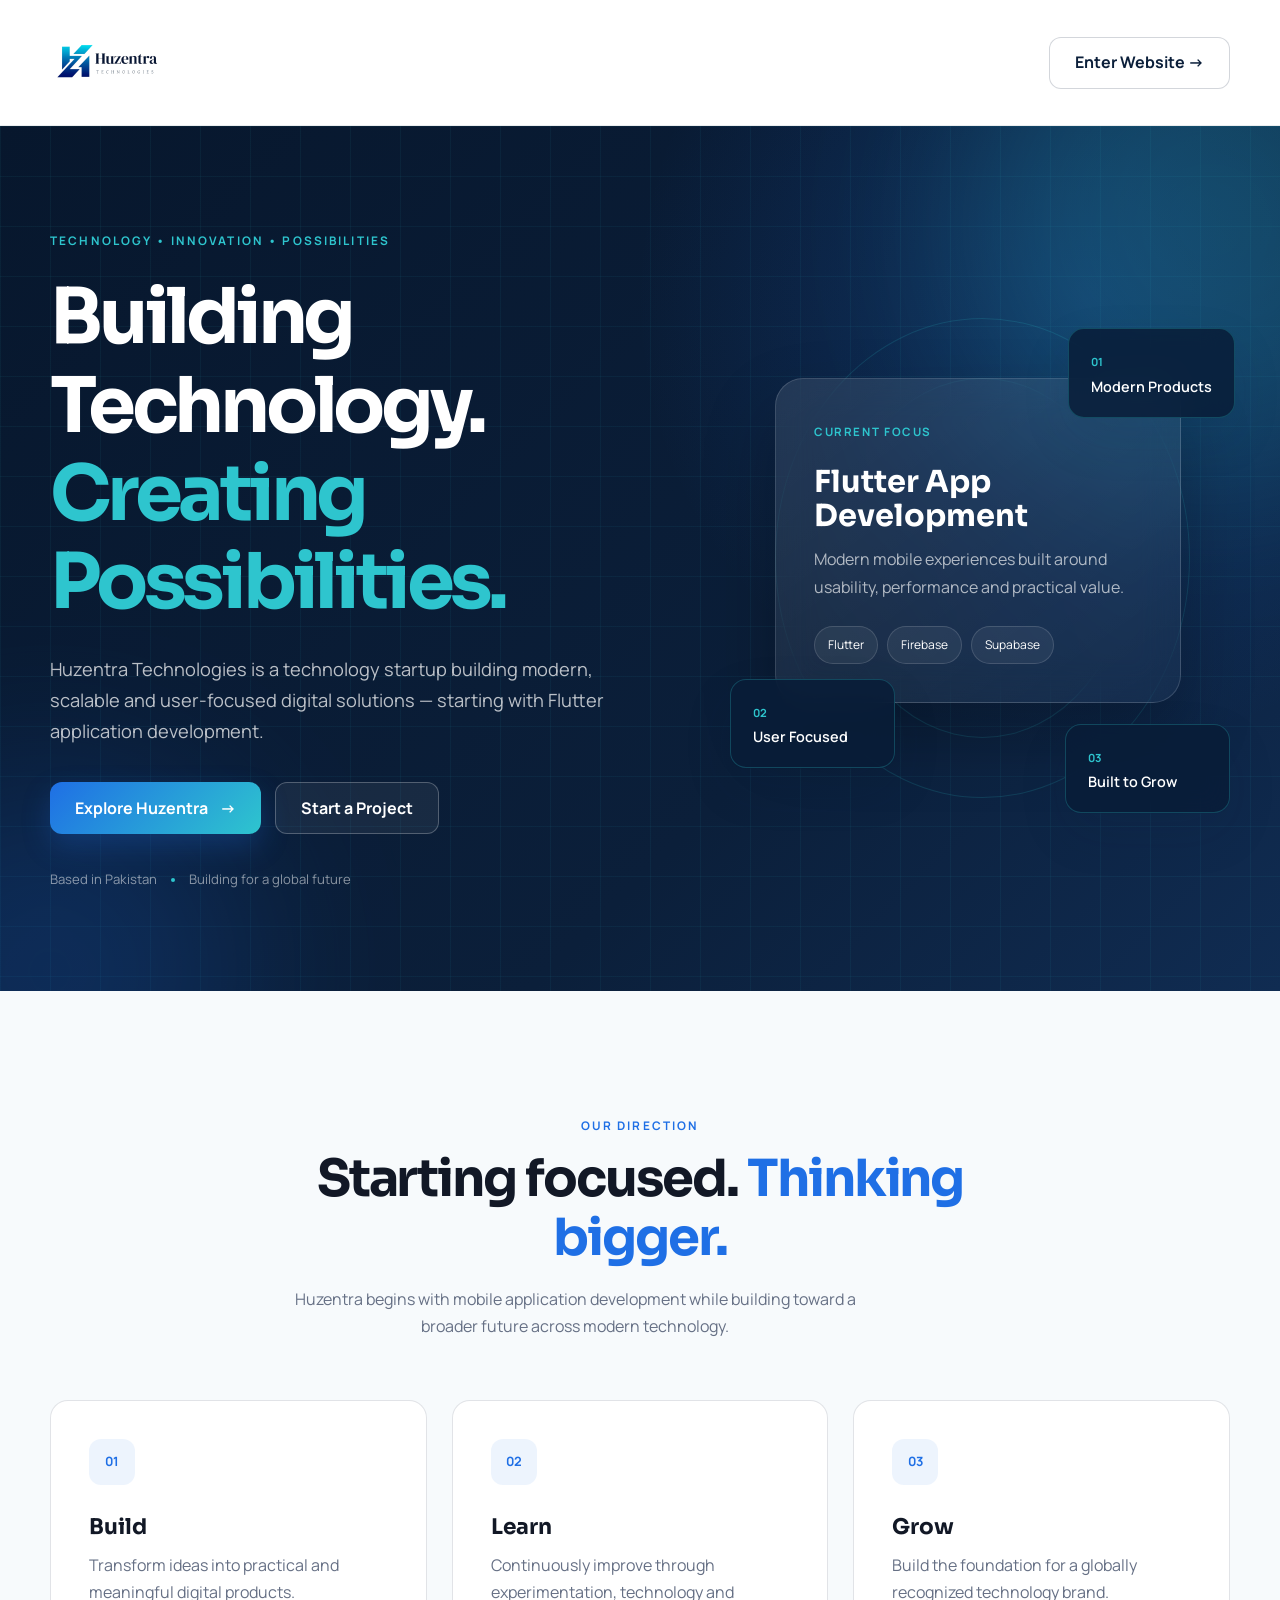
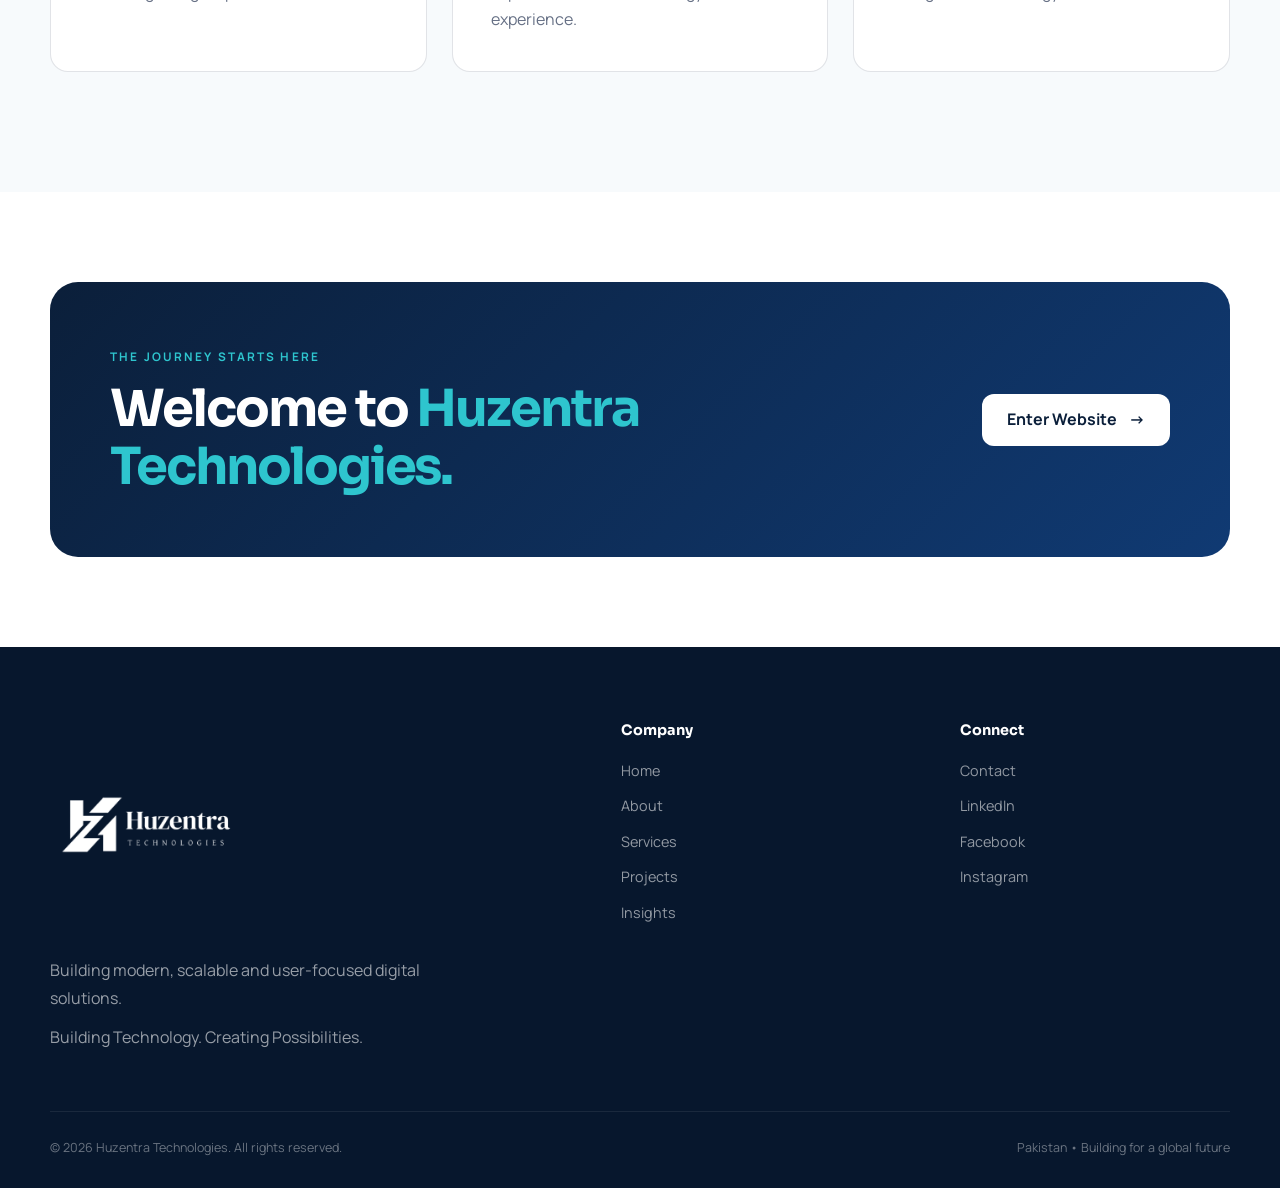
<file: index.html>
<!DOCTYPE html>
<html lang="en">
<head>
  <meta charset="UTF-8">
  <meta name="viewport" content="width=device-width, initial-scale=1.0">
  <meta name="google-site-verification" content="o5nD1qs0dVI2VPzhS0Phph63cdpWlT8EKLEqVgniU0w" />
  <title>Huzentra Technologies | Building Technology. Creating Possibilities.</title>

  <meta
    name="description"
    content="Huzentra Technologies is a Pakistan-based technology startup building modern, scalable and user-focused digital solutions."
  >

  <link rel="preconnect" href="https://fonts.googleapis.com">
  <link rel="preconnect" href="https://fonts.gstatic.com" crossorigin>

  <link
    href="https://fonts.googleapis.com/css2?family=Manrope:wght@400;500;600;700&family=Sora:wght@500;600;700&display=swap"
    rel="stylesheet"
  >

  <link rel="stylesheet" href="css/style.css">
</head>

<body data-page="landing">

  <a href="#main-content" class="skip-link">Skip to content</a>

  <header id="site-header"></header>

  <main id="main-content">

    <section class="landing-hero">
      <div class="background-grid"></div>
      <div class="hero-glow hero-glow-one"></div>
      <div class="hero-glow hero-glow-two"></div>

      <div class="container landing-hero-grid">

        <div class="hero-content reveal">

          <div class="eyebrow">
            Technology • Innovation • Possibilities
          </div>

          <h1>
            Building Technology.
            <span>Creating Possibilities.</span>
          </h1>

          <p class="hero-description">
            Huzentra Technologies is a technology startup building modern,
            scalable and user-focused digital solutions — starting with
            Flutter application development.
          </p>

          <div class="hero-actions">
            <a href="home.html" class="btn btn-primary">
              Explore Huzentra
              <span>→</span>
            </a>

            <a href="contact.html" class="btn btn-secondary">
              Start a Project
            </a>
          </div>

          <div class="hero-mini-info">
            <span>Based in Pakistan</span>
            <span class="dot-separator"></span>
            <span>Building for a global future</span>
          </div>

        </div>

        <div class="landing-visual reveal">

          <div class="orbit orbit-one"></div>
          <div class="orbit orbit-two"></div>

          <div class="technology-card main-tech-card">
            <span class="small-label">CURRENT FOCUS</span>

            <h3>Flutter App Development</h3>

            <p>
              Modern mobile experiences built around usability,
              performance and practical value.
            </p>

            <div class="technology-tags">
              <span>Flutter</span>
              <span>Firebase</span>
              <span>Supabase</span>
            </div>
          </div>

          <div class="floating-card floating-card-one">
            <span>01</span>
            <p>Modern Products</p>
          </div>

          <div class="floating-card floating-card-two">
            <span>02</span>
            <p>User Focused</p>
          </div>

          <div class="floating-card floating-card-three">
            <span>03</span>
            <p>Built to Grow</p>
          </div>

        </div>

      </div>
    </section>


    <section class="landing-pillars">

      <div class="container">

        <div class="section-heading centered reveal">
          <span class="section-label">OUR DIRECTION</span>

          <h2>
            Starting focused.
            <span>Thinking bigger.</span>
          </h2>

          <p>
            Huzentra begins with mobile application development while
            building toward a broader future across modern technology.
          </p>
        </div>

        <div class="pillar-grid">

          <article class="pillar-card reveal">
            <div class="number">01</div>
            <h3>Build</h3>
            <p>
              Transform ideas into practical and meaningful digital products.
            </p>
          </article>

          <article class="pillar-card reveal">
            <div class="number">02</div>
            <h3>Learn</h3>
            <p>
              Continuously improve through experimentation, technology and experience.
            </p>
          </article>

          <article class="pillar-card reveal">
            <div class="number">03</div>
            <h3>Grow</h3>
            <p>
              Build the foundation for a globally recognized technology brand.
            </p>
          </article>

        </div>

      </div>

    </section>


    <section class="landing-final-cta">

      <div class="container">

        <div class="cta-panel reveal">

          <div>
            <span class="section-label">THE JOURNEY STARTS HERE</span>

            <h2>
              Welcome to
              <span>Huzentra Technologies.</span>
            </h2>
          </div>

          <a href="home.html" class="btn btn-light">
            Enter Website
            <span>→</span>
          </a>

        </div>

      </div>

    </section>

  </main>

  <footer id="site-footer"></footer>

  <script src="js/script.js"></script>

</body>
</html>
</file>
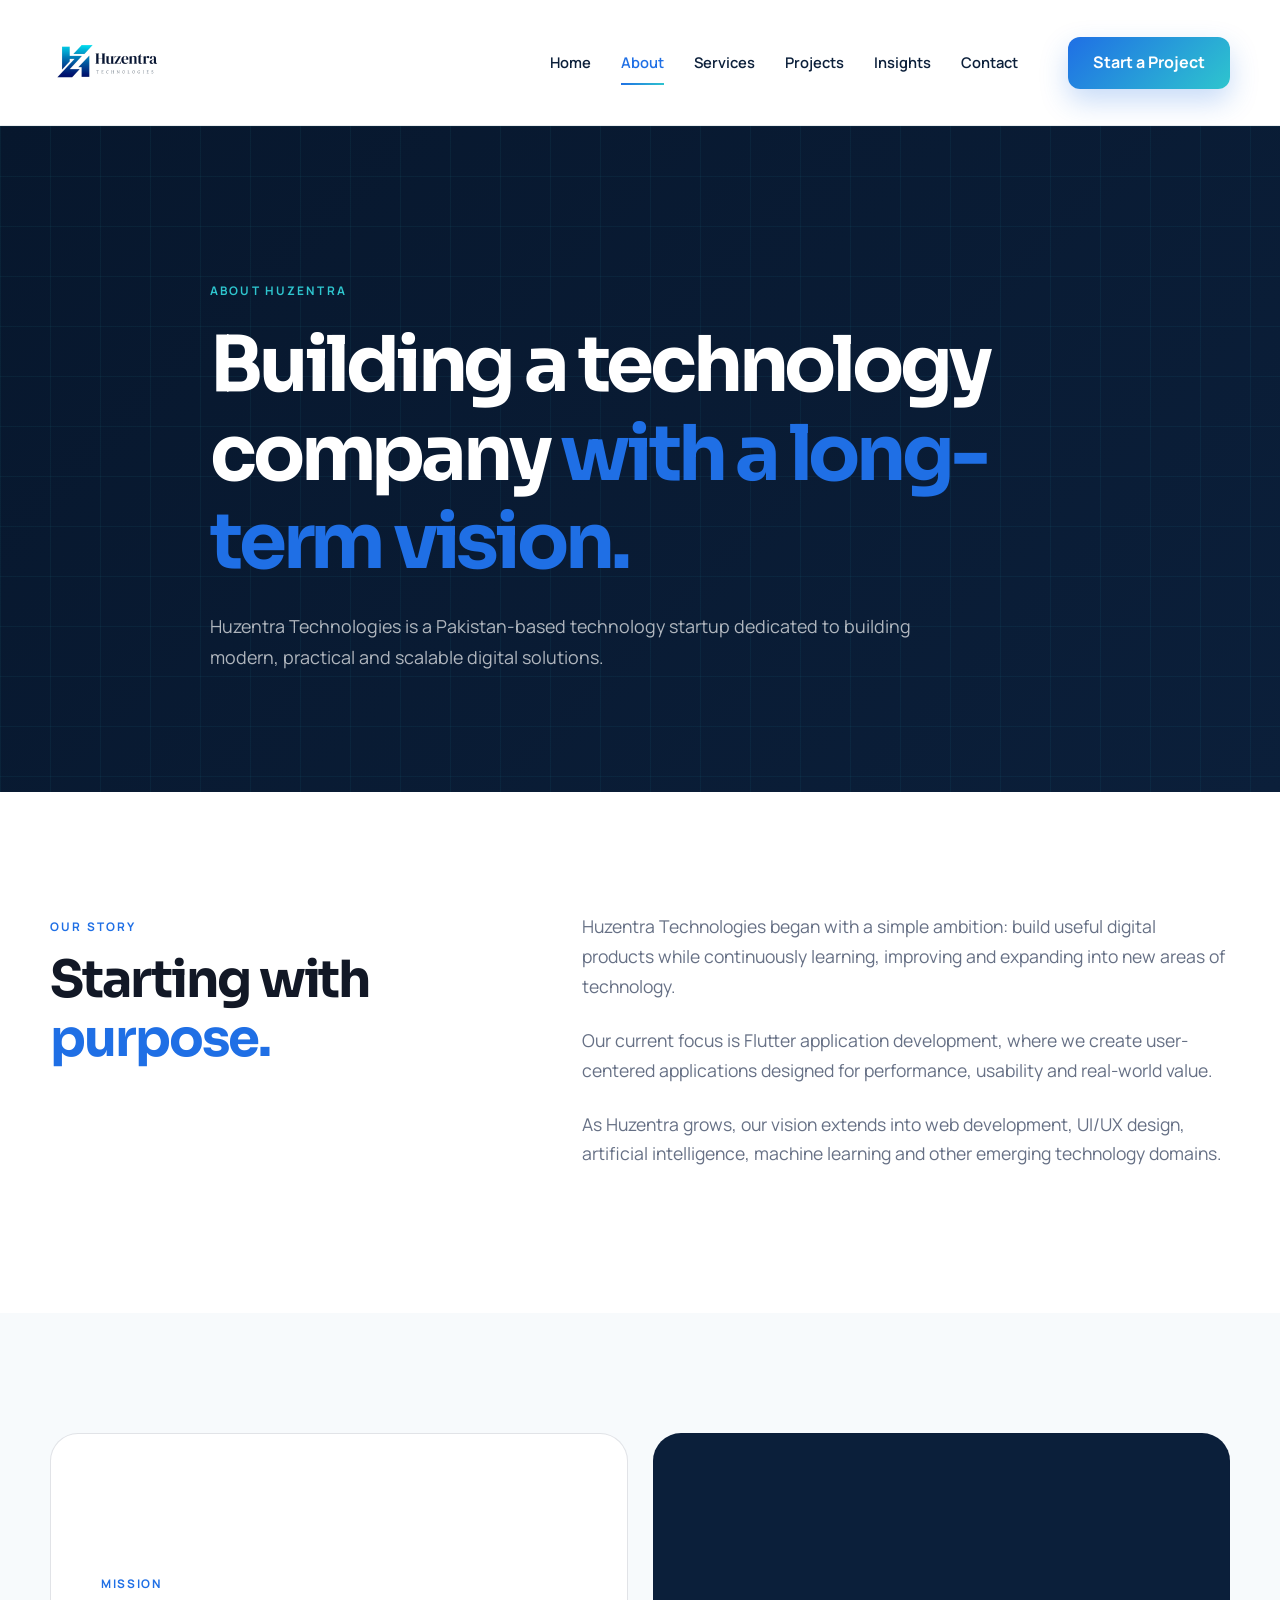
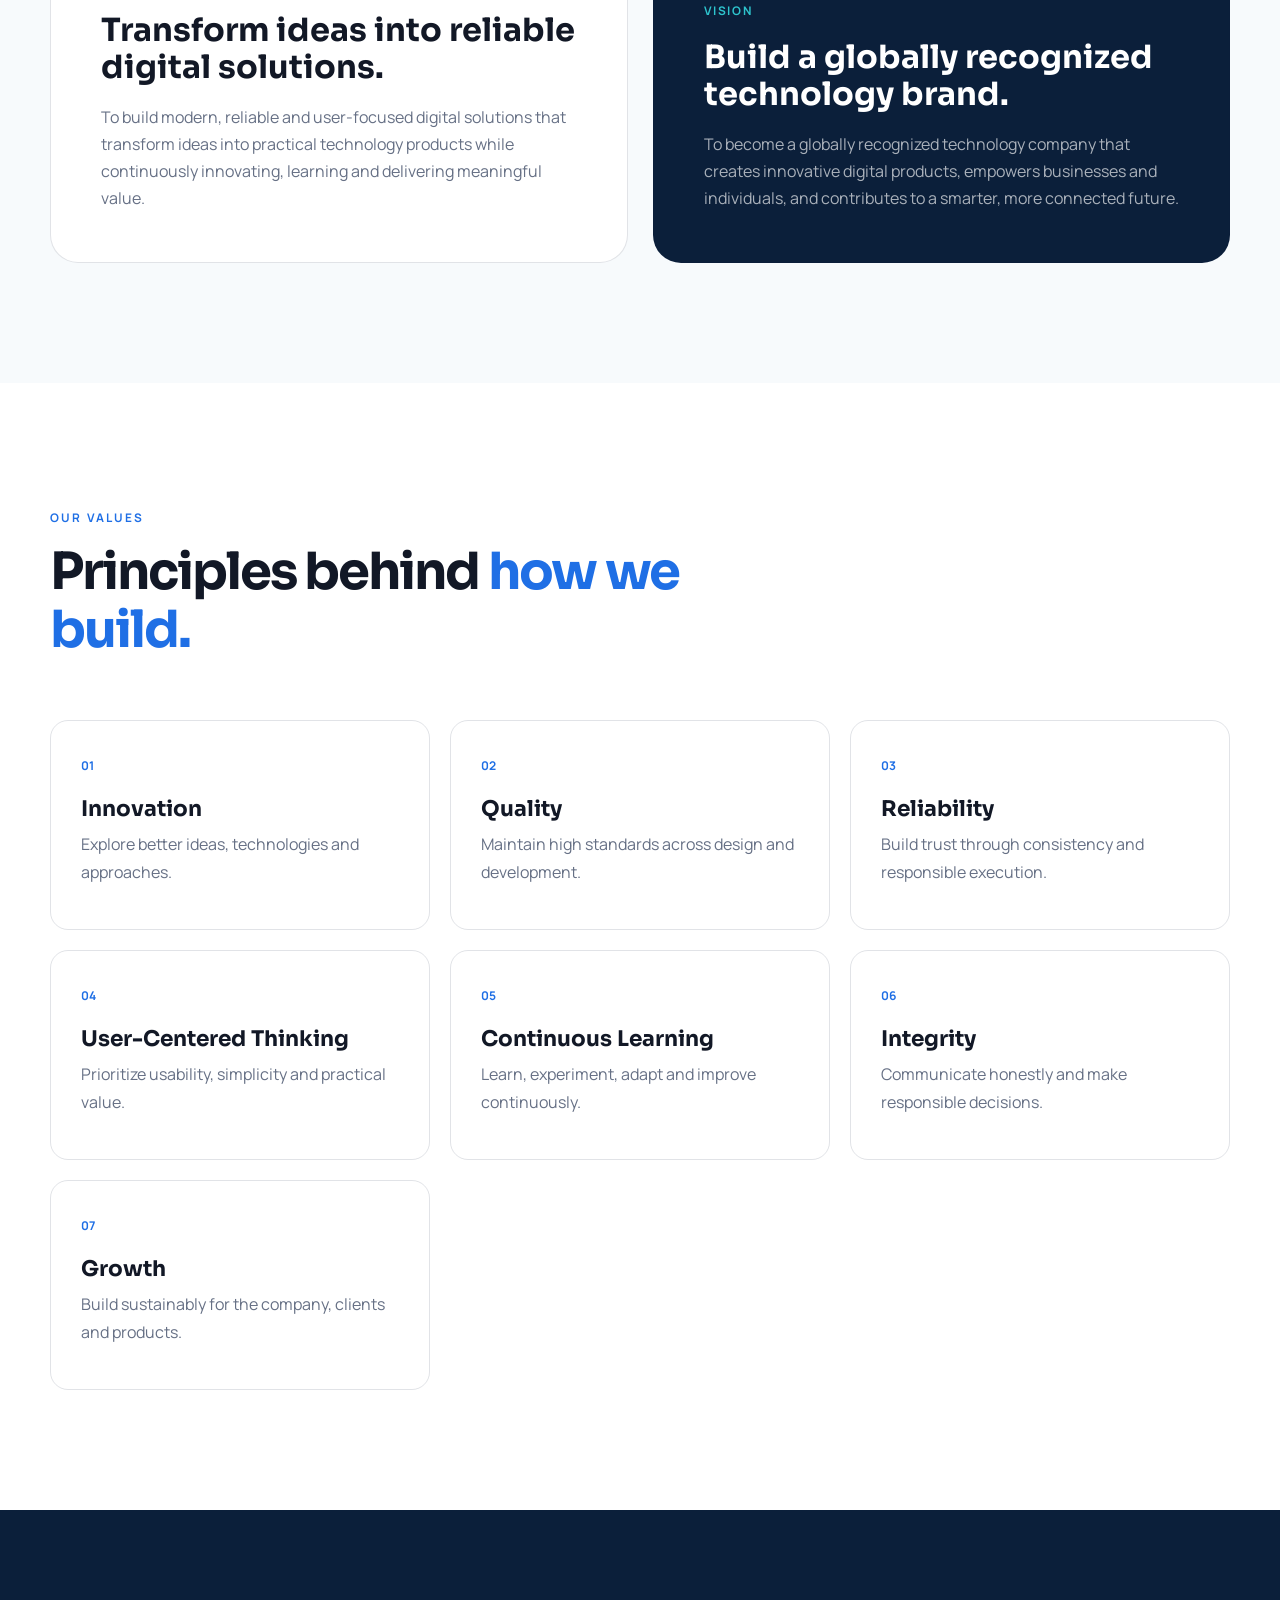
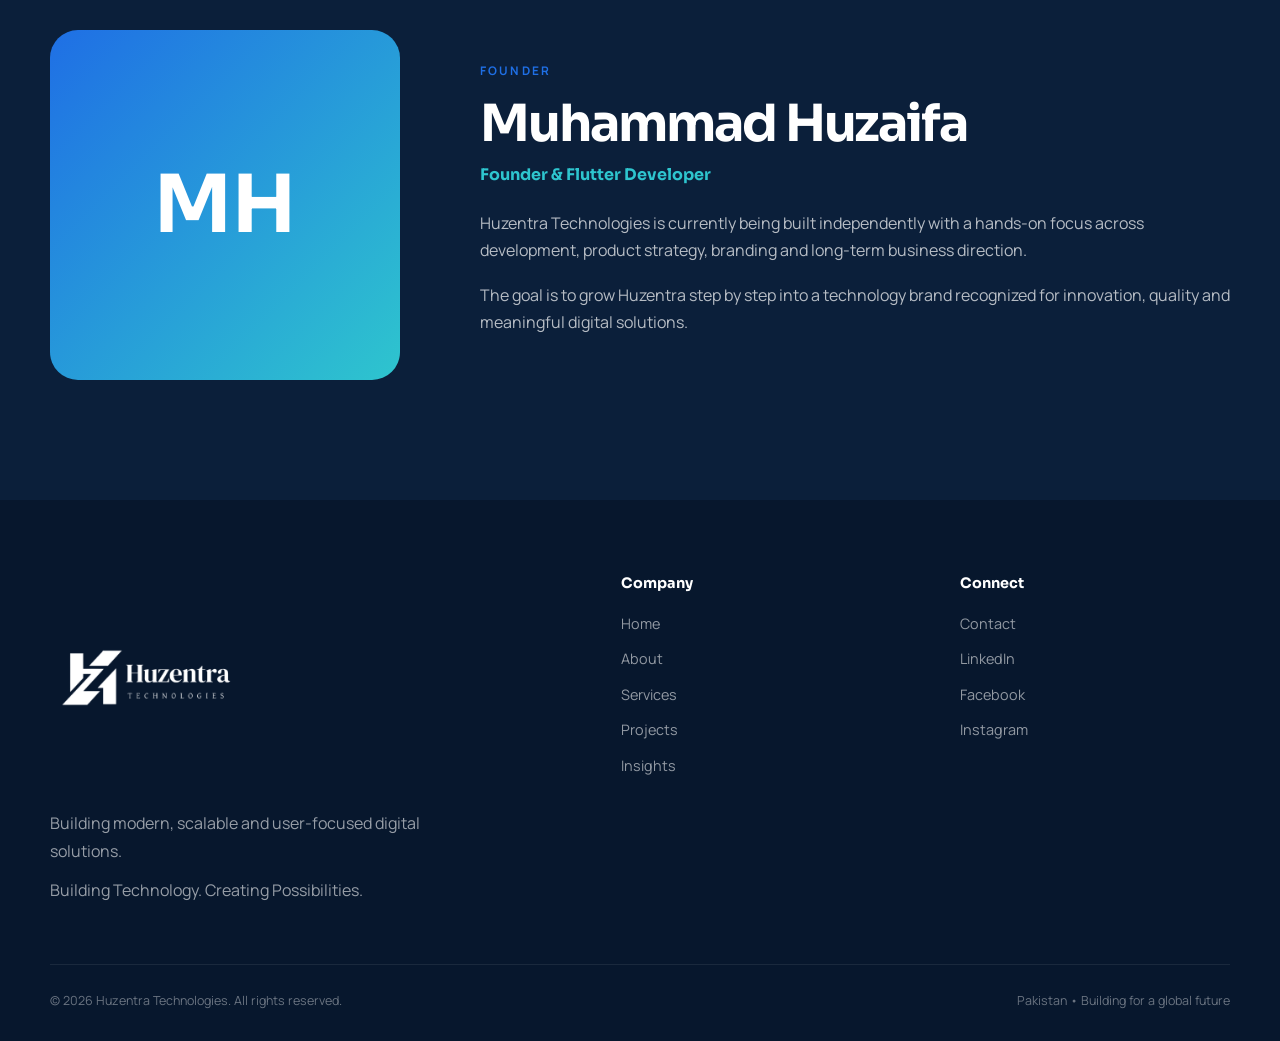
<file: about.html>
<!DOCTYPE html>
<html lang="en">
<head>
  <meta charset="UTF-8">
  <meta name="viewport" content="width=device-width, initial-scale=1.0">

  <title>About | Huzentra Technologies</title>

  <meta
    name="description"
    content="Learn about Huzentra Technologies, our mission, vision, values and long-term technology journey."
  >

  <link rel="preconnect" href="https://fonts.googleapis.com">
  <link rel="preconnect" href="https://fonts.gstatic.com" crossorigin>

  <link
    href="https://fonts.googleapis.com/css2?family=Manrope:wght@400;500;600;700&family=Sora:wght@500;600;700&display=swap"
    rel="stylesheet"
  >

  <link rel="stylesheet" href="css/style.css">
</head>

<body data-page="about">

<header id="site-header"></header>

<main>

  <section class="inner-hero">

    <div class="background-grid"></div>

    <div class="container narrow reveal">

      <span class="eyebrow">
        ABOUT HUZENTRA
      </span>

      <h1>
        Building a technology company
        <span>with a long-term vision.</span>
      </h1>

      <p>
        Huzentra Technologies is a Pakistan-based technology startup
        dedicated to building modern, practical and scalable digital solutions.
      </p>

    </div>

  </section>


  <section class="section">

    <div class="container two-column">

      <div class="section-heading reveal">

        <span class="section-label">
          OUR STORY
        </span>

        <h2>
          Starting with
          <span>purpose.</span>
        </h2>

      </div>

      <div class="large-copy reveal">

        <p>
          Huzentra Technologies began with a simple ambition:
          build useful digital products while continuously learning,
          improving and expanding into new areas of technology.
        </p>

        <p>
          Our current focus is Flutter application development,
          where we create user-centered applications designed for
          performance, usability and real-world value.
        </p>

        <p>
          As Huzentra grows, our vision extends into web development,
          UI/UX design, artificial intelligence, machine learning
          and other emerging technology domains.
        </p>

      </div>

    </div>

  </section>


  <section class="section section-soft">

    <div class="container">

      <div class="mission-grid">

        <article class="statement-card reveal">

          <span>MISSION</span>

          <h3>
            Transform ideas into reliable digital solutions.
          </h3>

          <p>
            To build modern, reliable and user-focused digital solutions
            that transform ideas into practical technology products while
            continuously innovating, learning and delivering meaningful value.
          </p>

        </article>


        <article class="statement-card dark-card reveal">

          <span>VISION</span>

          <h3>
            Build a globally recognized technology brand.
          </h3>

          <p>
            To become a globally recognized technology company that creates
            innovative digital products, empowers businesses and individuals,
            and contributes to a smarter, more connected future.
          </p>

        </article>

      </div>

    </div>

  </section>


  <section class="section">

    <div class="container">

      <div class="section-heading reveal">

        <span class="section-label">
          OUR VALUES
        </span>

        <h2>
          Principles behind
          <span>how we build.</span>
        </h2>

      </div>


      <div class="values-grid">

        <div class="value-card reveal">
          <span>01</span>
          <h3>Innovation</h3>
          <p>Explore better ideas, technologies and approaches.</p>
        </div>

        <div class="value-card reveal">
          <span>02</span>
          <h3>Quality</h3>
          <p>Maintain high standards across design and development.</p>
        </div>

        <div class="value-card reveal">
          <span>03</span>
          <h3>Reliability</h3>
          <p>Build trust through consistency and responsible execution.</p>
        </div>

        <div class="value-card reveal">
          <span>04</span>
          <h3>User-Centered Thinking</h3>
          <p>Prioritize usability, simplicity and practical value.</p>
        </div>

        <div class="value-card reveal">
          <span>05</span>
          <h3>Continuous Learning</h3>
          <p>Learn, experiment, adapt and improve continuously.</p>
        </div>

        <div class="value-card reveal">
          <span>06</span>
          <h3>Integrity</h3>
          <p>Communicate honestly and make responsible decisions.</p>
        </div>

        <div class="value-card reveal">
          <span>07</span>
          <h3>Growth</h3>
          <p>Build sustainably for the company, clients and products.</p>
        </div>

      </div>

    </div>

  </section>


  <section class="section section-dark">

    <div class="container founder-grid">

      <div class="founder-monogram reveal">
        MH
      </div>

      <div class="reveal">

        <span class="section-label">
          FOUNDER
        </span>

        <h2>
          Muhammad Huzaifa
        </h2>

        <h4>
          Founder & Flutter Developer
        </h4>

        <p>
          Huzentra Technologies is currently being built independently
          with a hands-on focus across development, product strategy,
          branding and long-term business direction.
        </p>

        <p>
          The goal is to grow Huzentra step by step into a technology
          brand recognized for innovation, quality and meaningful
          digital solutions.
        </p>

      </div>

    </div>

  </section>

</main>

<footer id="site-footer"></footer>

<script src="js/script.js"></script>

</body>
</html>
</file>
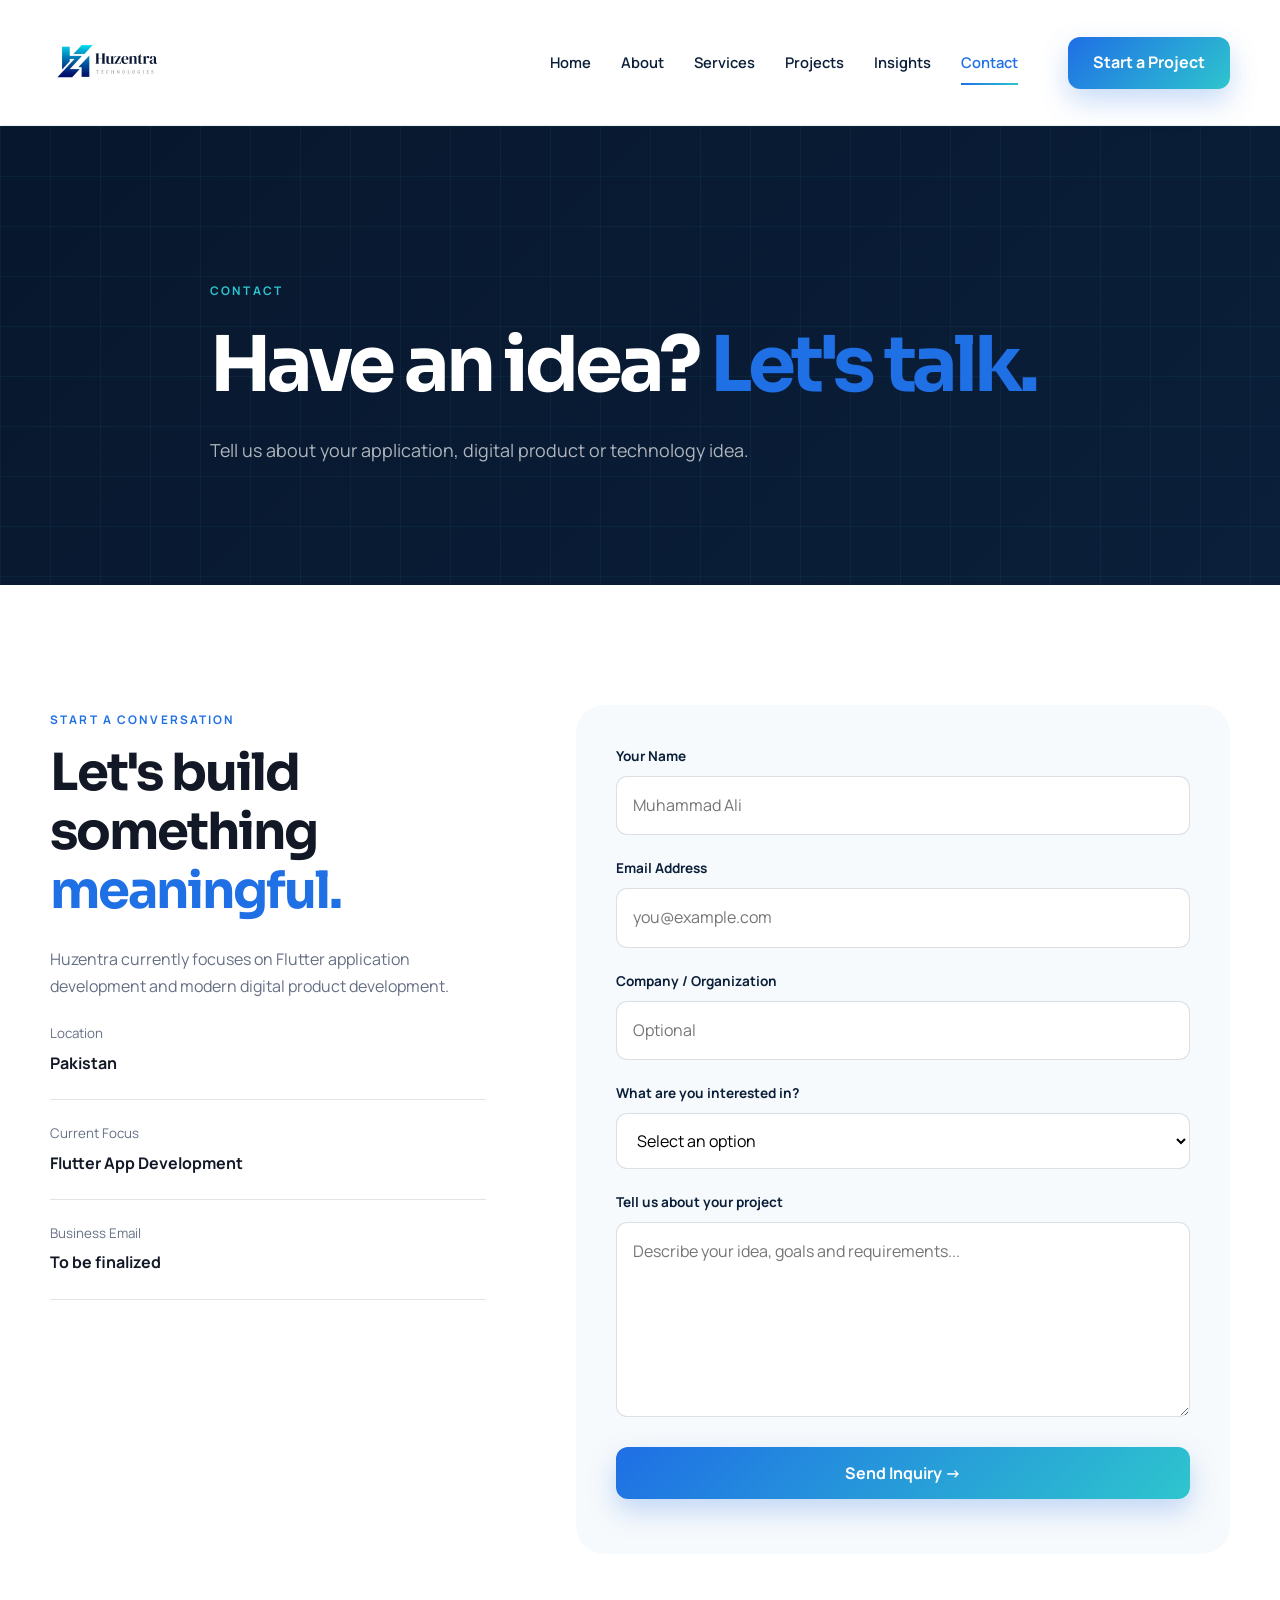
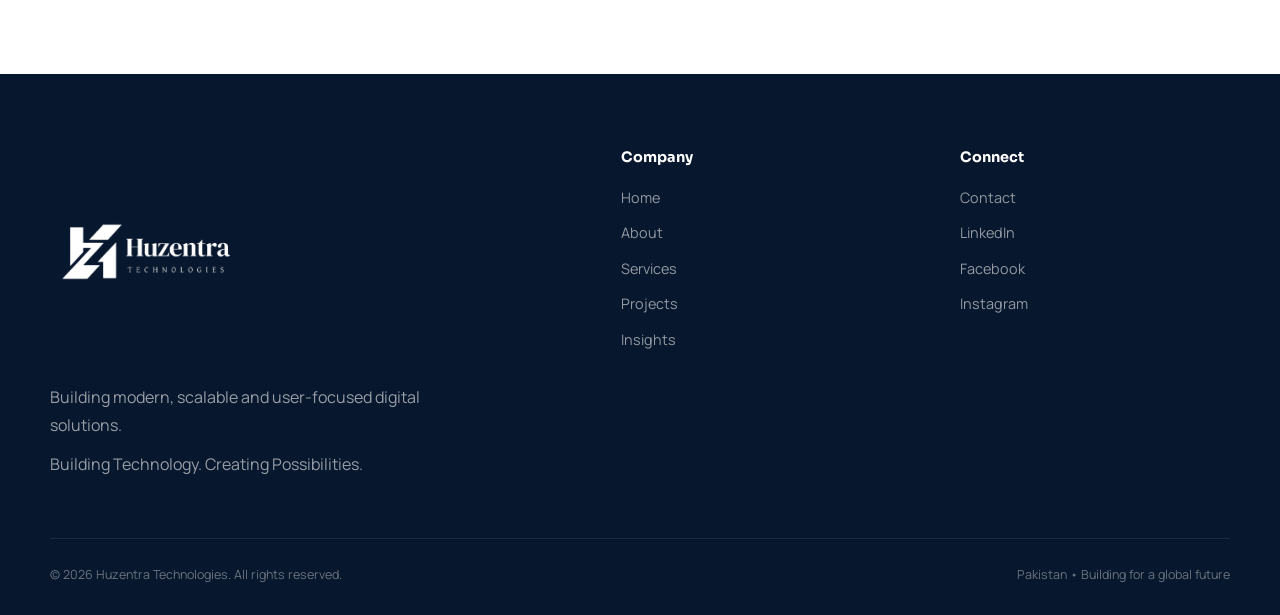
<file: contact.html>
<!DOCTYPE html>
<html lang="en">
<head>
  <meta charset="UTF-8">

  <meta name="viewport" content="width=device-width, initial-scale=1.0">

  <title>Contact | Huzentra Technologies</title>

  <meta
    name="description"
    content="Contact Huzentra Technologies to discuss your application or digital product idea."
  >

  <link rel="preconnect" href="https://fonts.googleapis.com">
  <link rel="preconnect" href="https://fonts.gstatic.com" crossorigin>

  <link
    href="https://fonts.googleapis.com/css2?family=Manrope:wght@400;500;600;700&family=Sora:wght@500;600;700&display=swap"
    rel="stylesheet"
  >

  <link rel="stylesheet" href="css/style.css">
</head>

<body data-page="contact">

<header id="site-header"></header>

<main>

  <section class="inner-hero">

    <div class="background-grid"></div>

    <div class="container narrow reveal">

      <span class="eyebrow">
        CONTACT
      </span>

      <h1>
        Have an idea?
        <span>Let's talk.</span>
      </h1>

      <p>
        Tell us about your application, digital product
        or technology idea.
      </p>

    </div>

  </section>


  <section class="section">

    <div class="container contact-grid">

      <div class="contact-information reveal">

        <span class="section-label">
          START A CONVERSATION
        </span>

        <h2>
          Let's build something
          <span>meaningful.</span>
        </h2>

        <p>
          Huzentra currently focuses on Flutter application development
          and modern digital product development.
        </p>


        <div class="contact-detail">

          <small>Location</small>
          <strong>Pakistan</strong>

        </div>


        <div class="contact-detail">

          <small>Current Focus</small>
          <strong>Flutter App Development</strong>

        </div>


        <div class="contact-detail">

          <small>Business Email</small>
          <strong>To be finalized</strong>

        </div>

      </div>


      <form
        id="contact-form"
        class="contact-form reveal"
      >

        <div class="form-group">

          <label for="name">
            Your Name
          </label>

          <input
            type="text"
            id="name"
            name="name"
            required
            placeholder="Muhammad Ali"
          >

        </div>


        <div class="form-group">

          <label for="email">
            Email Address
          </label>

          <input
            type="email"
            id="email"
            name="email"
            required
            placeholder="you@example.com"
          >

        </div>


        <div class="form-group">

          <label for="company">
            Company / Organization
          </label>

          <input
            type="text"
            id="company"
            name="company"
            placeholder="Optional"
          >

        </div>


        <div class="form-group">

          <label for="service">
            What are you interested in?
          </label>

          <select
            id="service"
            name="service"
            required
          >

            <option value="">
              Select an option
            </option>

            <option>
              Flutter App Development
            </option>

            <option>
              Existing App Improvements
            </option>

            <option>
              Product Consultation
            </option>

            <option>
              Other
            </option>

          </select>

        </div>


        <div class="form-group">

          <label for="message">
            Tell us about your project
          </label>

          <textarea
            id="message"
            name="message"
            rows="6"
            required
            placeholder="Describe your idea, goals and requirements..."
          ></textarea>

        </div>


        <button
          class="btn btn-primary full-width"
          type="submit"
        >

          Send Inquiry →

        </button>

        <p
          id="form-message"
          class="form-message"
          aria-live="polite"
        ></p>

      </form>

    </div>

  </section>

</main>

<footer id="site-footer"></footer>

<script src="js/script.js"></script>

</body>
</html>
</file>
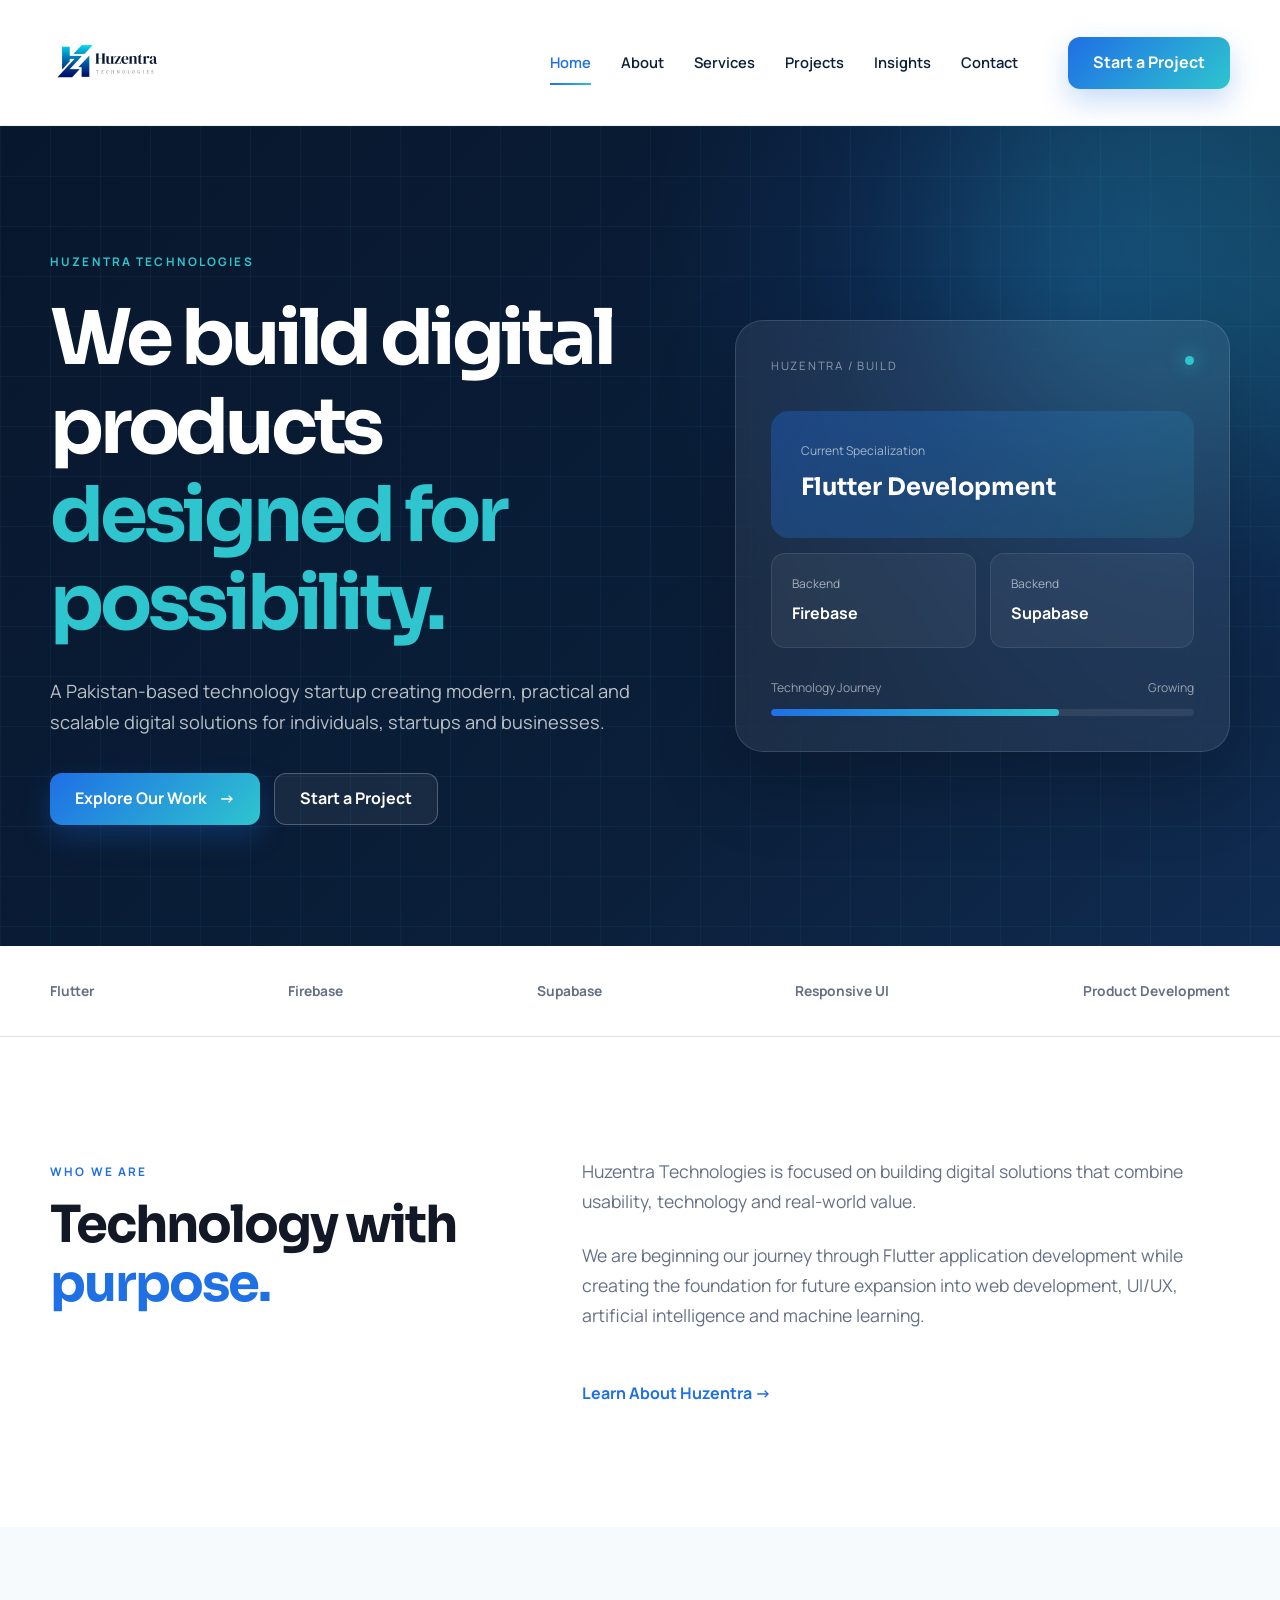
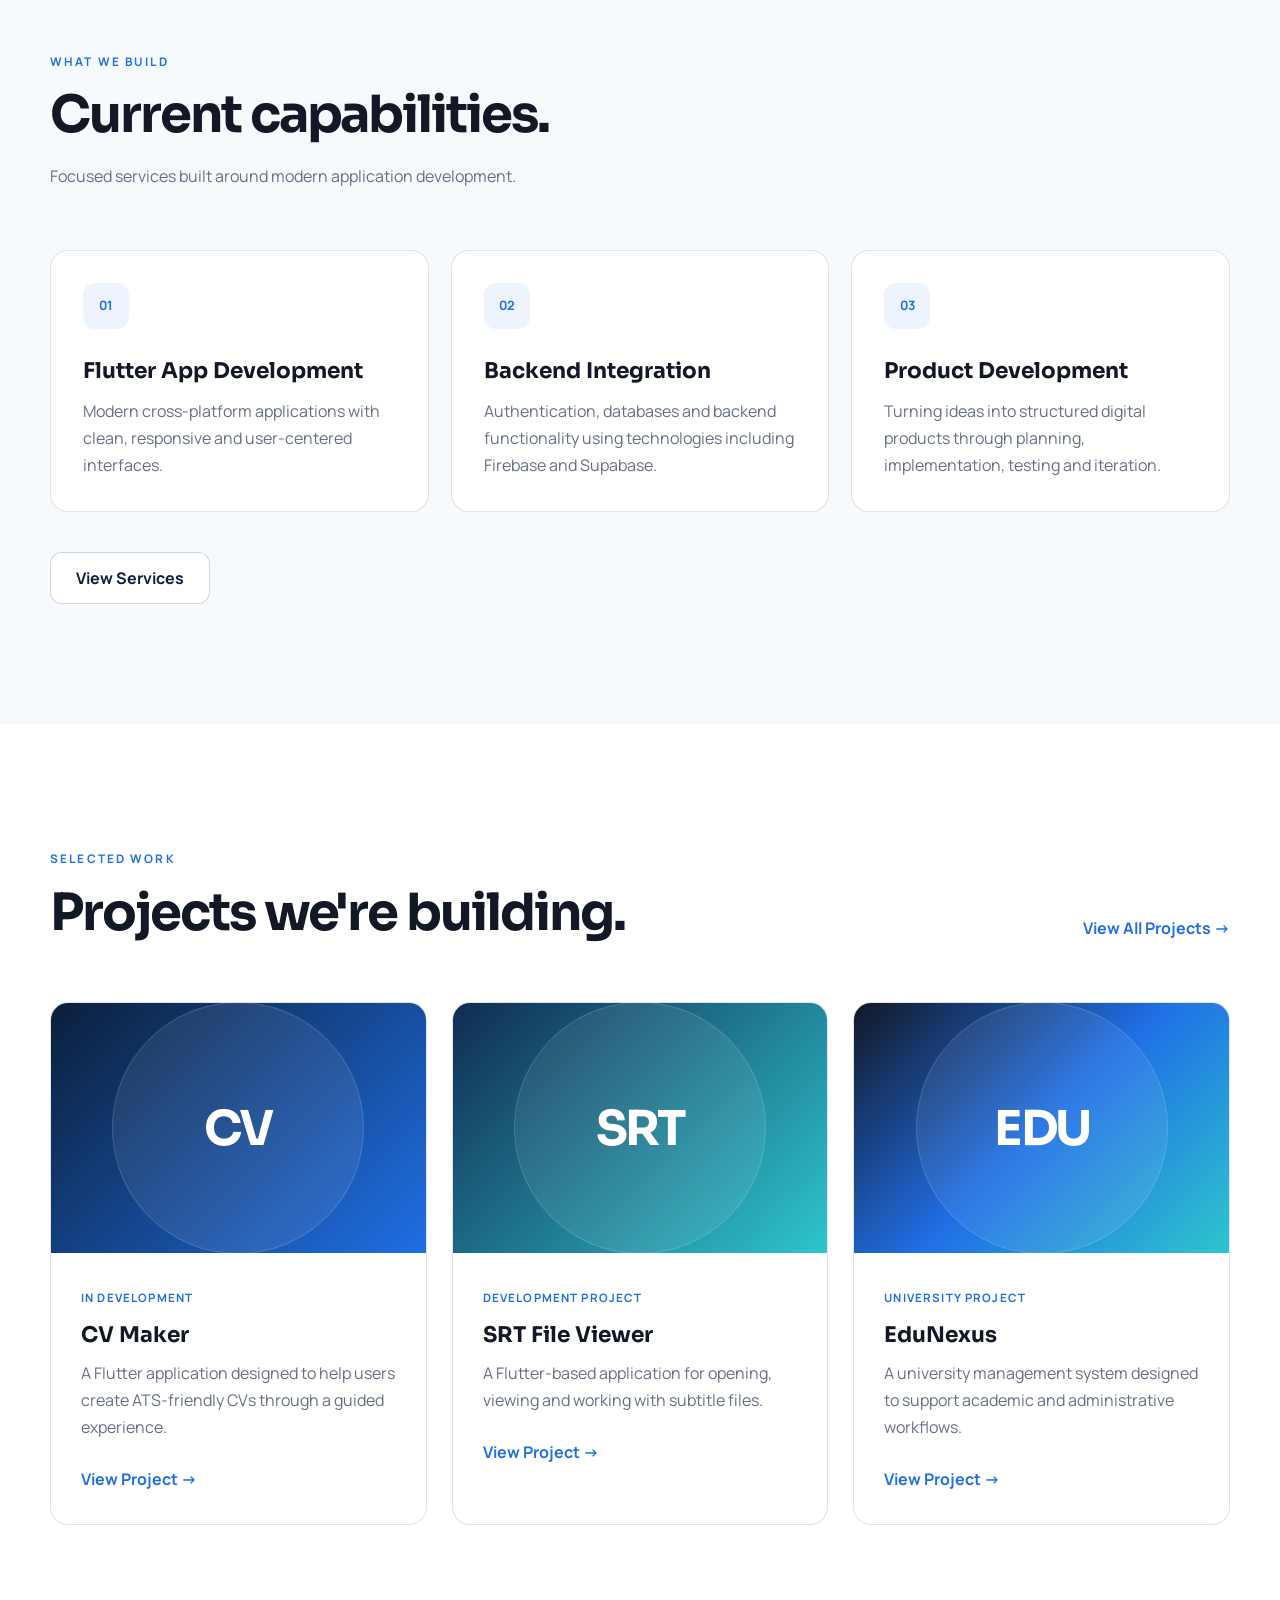
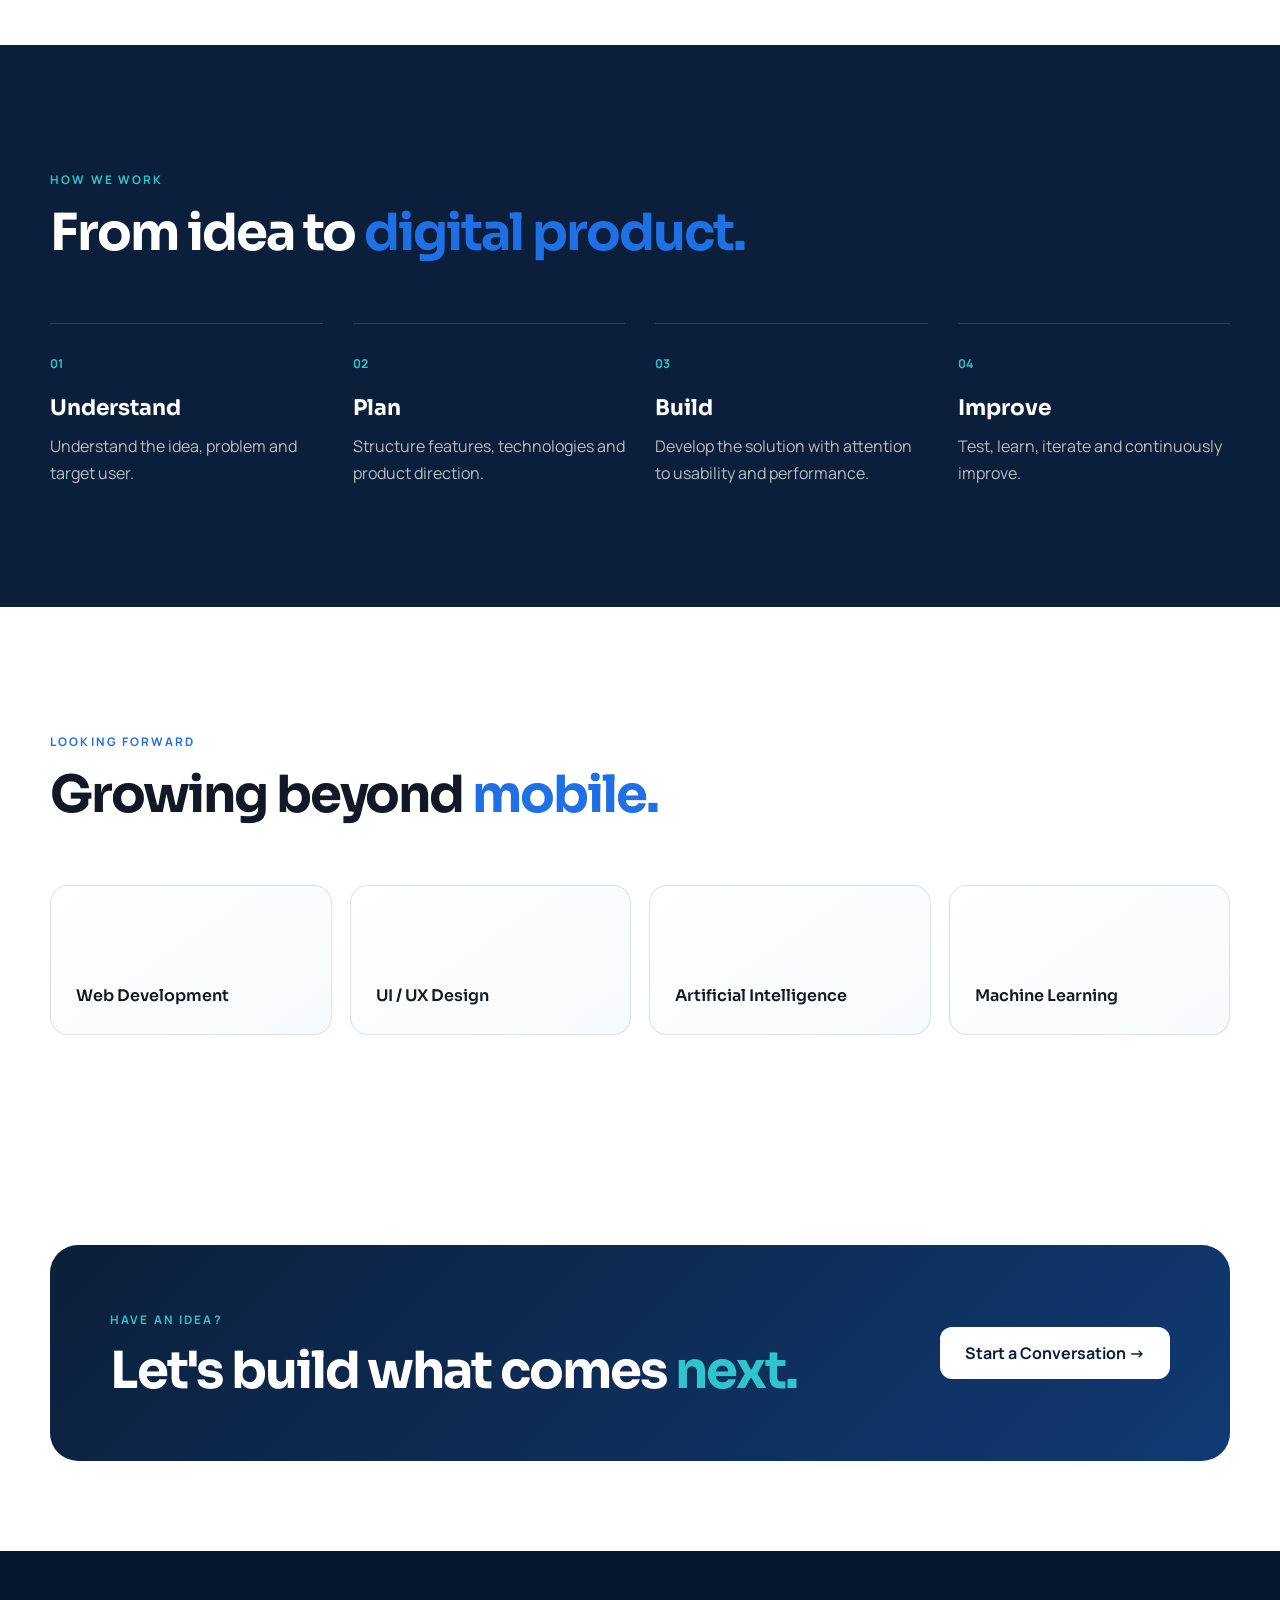
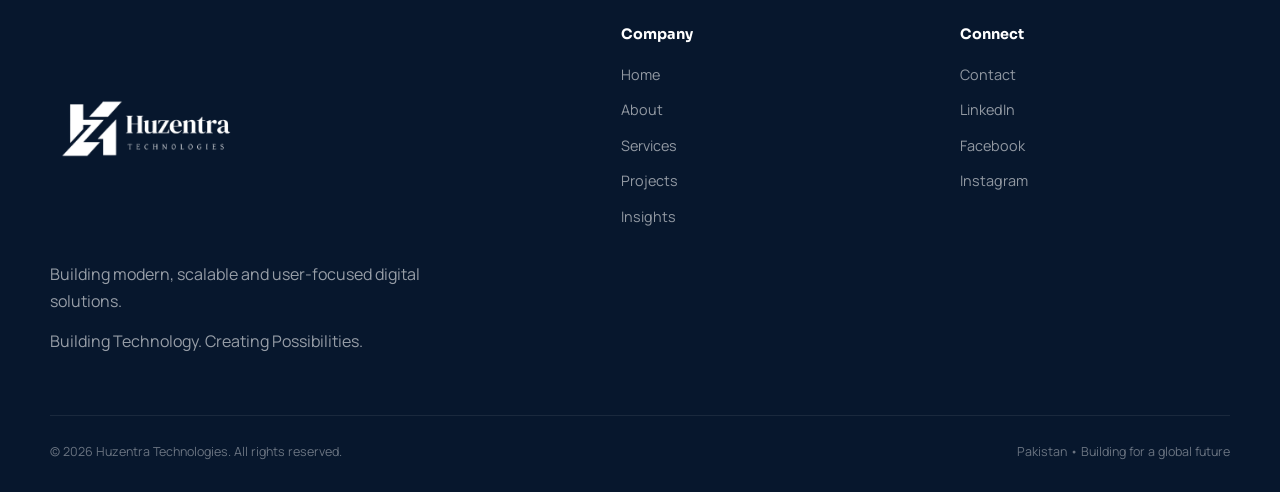
<file: home.html>
<!DOCTYPE html>
<html lang="en">
<head>
  <meta charset="UTF-8">
  <meta name="viewport" content="width=device-width, initial-scale=1.0">

  <title>Home | Huzentra Technologies</title>

  <meta
    name="description"
    content="Discover Huzentra Technologies, our services, projects and vision for building modern digital solutions."
  >

  <link rel="preconnect" href="https://fonts.googleapis.com">
  <link rel="preconnect" href="https://fonts.gstatic.com" crossorigin>

  <link
    href="https://fonts.googleapis.com/css2?family=Manrope:wght@400;500;600;700&family=Sora:wght@500;600;700&display=swap"
    rel="stylesheet"
  >

  <link rel="stylesheet" href="css/style.css">
</head>

<body data-page="home">

<a href="#main-content" class="skip-link">Skip to content</a>

<header id="site-header"></header>

<main id="main-content">

  <section class="page-hero home-hero">

    <div class="background-grid"></div>
    <div class="hero-glow hero-glow-one"></div>

    <div class="container home-hero-grid">

      <div class="hero-content reveal">

        <div class="eyebrow">
          Huzentra Technologies
        </div>

        <h1>
          We build digital products
          <span>designed for possibility.</span>
        </h1>

        <p class="hero-description">
          A Pakistan-based technology startup creating modern,
          practical and scalable digital solutions for individuals,
          startups and businesses.
        </p>

        <div class="hero-actions">

          <a href="projects.html" class="btn btn-primary">
            Explore Our Work
            <span>→</span>
          </a>

          <a href="contact.html" class="btn btn-secondary">
            Start a Project
          </a>

        </div>

      </div>

      <div class="hero-dashboard reveal">

        <div class="dashboard-header">
          <span>HUZENTRA / BUILD</span>
          <div class="status-dot"></div>
        </div>

        <div class="dashboard-feature">
          <span>Current Specialization</span>
          <strong>Flutter Development</strong>
        </div>

        <div class="dashboard-row">

          <div>
            <small>Backend</small>
            <strong>Firebase</strong>
          </div>

          <div>
            <small>Backend</small>
            <strong>Supabase</strong>
          </div>

        </div>

        <div class="dashboard-progress">

          <div class="progress-heading">
            <span>Technology Journey</span>
            <span>Growing</span>
          </div>

          <div class="progress-track">
            <span></span>
          </div>

        </div>

      </div>

    </div>

  </section>


  <section class="tech-strip">

    <div class="container tech-strip-inner">
      <span>Flutter</span>
      <span>Firebase</span>
      <span>Supabase</span>
      <span>Responsive UI</span>
      <span>Product Development</span>
    </div>

  </section>


  <section class="section">

    <div class="container two-column">

      <div class="section-heading reveal">

        <span class="section-label">
          WHO WE ARE
        </span>

        <h2>
          Technology with
          <span>purpose.</span>
        </h2>

      </div>

      <div class="large-copy reveal">

        <p>
          Huzentra Technologies is focused on building digital solutions
          that combine usability, technology and real-world value.
        </p>

        <p>
          We are beginning our journey through Flutter application development
          while creating the foundation for future expansion into web development,
          UI/UX, artificial intelligence and machine learning.
        </p>

        <a href="about.html" class="text-link">
          Learn About Huzentra →
        </a>

      </div>

    </div>

  </section>


  <section class="section section-soft">

    <div class="container">

      <div class="section-heading reveal">

        <span class="section-label">
          WHAT WE BUILD
        </span>

        <h2>
          Current capabilities.
        </h2>

        <p>
          Focused services built around modern application development.
        </p>

      </div>


      <div class="cards-grid three">

        <article class="feature-card reveal">
          <div class="card-icon">01</div>
          <h3>Flutter App Development</h3>
          <p>
            Modern cross-platform applications with clean,
            responsive and user-centered interfaces.
          </p>
        </article>

        <article class="feature-card reveal">
          <div class="card-icon">02</div>
          <h3>Backend Integration</h3>
          <p>
            Authentication, databases and backend functionality
            using technologies including Firebase and Supabase.
          </p>
        </article>

        <article class="feature-card reveal">
          <div class="card-icon">03</div>
          <h3>Product Development</h3>
          <p>
            Turning ideas into structured digital products through
            planning, implementation, testing and iteration.
          </p>
        </article>

      </div>

      <div class="section-action reveal">
        <a href="services.html" class="btn btn-outline-dark">
          View Services
        </a>
      </div>

    </div>

  </section>


  <section class="section">

    <div class="container">

      <div class="section-heading split-heading reveal">

        <div>
          <span class="section-label">SELECTED WORK</span>
          <h2>Projects we're building.</h2>
        </div>

        <a href="projects.html" class="text-link">
          View All Projects →
        </a>

      </div>


      <div class="project-grid">

        <article class="project-card reveal">

          <div class="project-visual visual-one">
            <span>CV</span>
          </div>

          <div class="project-content">

            <span class="project-status">
              In Development
            </span>

            <h3>CV Maker</h3>

            <p>
              A Flutter application designed to help users create
              ATS-friendly CVs through a guided experience.
            </p>

            <a href="project.html?id=cv-maker" class="text-link">
              View Project →
            </a>

          </div>

        </article>


        <article class="project-card reveal">

          <div class="project-visual visual-two">
            <span>SRT</span>
          </div>

          <div class="project-content">

            <span class="project-status">
              Development Project
            </span>

            <h3>SRT File Viewer</h3>

            <p>
              A Flutter-based application for opening,
              viewing and working with subtitle files.
            </p>

            <a href="project.html?id=srt-viewer" class="text-link">
              View Project →
            </a>

          </div>

        </article>


        <article class="project-card reveal">

          <div class="project-visual visual-three">
            <span>EDU</span>
          </div>

          <div class="project-content">

            <span class="project-status">
              University Project
            </span>

            <h3>EduNexus</h3>

            <p>
              A university management system designed to support
              academic and administrative workflows.
            </p>

            <a href="project.html?id=edunexus" class="text-link">
              View Project →
            </a>

          </div>

        </article>

      </div>

    </div>

  </section>


  <section class="section section-dark">

    <div class="container">

      <div class="section-heading light reveal">

        <span class="section-label">
          HOW WE WORK
        </span>

        <h2>
          From idea to
          <span>digital product.</span>
        </h2>

      </div>


      <div class="process-grid">

        <div class="process-item reveal">
          <span>01</span>
          <h3>Understand</h3>
          <p>
            Understand the idea, problem and target user.
          </p>
        </div>

        <div class="process-item reveal">
          <span>02</span>
          <h3>Plan</h3>
          <p>
            Structure features, technologies and product direction.
          </p>
        </div>

        <div class="process-item reveal">
          <span>03</span>
          <h3>Build</h3>
          <p>
            Develop the solution with attention to usability and performance.
          </p>
        </div>

        <div class="process-item reveal">
          <span>04</span>
          <h3>Improve</h3>
          <p>
            Test, learn, iterate and continuously improve.
          </p>
        </div>

      </div>

    </div>

  </section>


  <section class="section">

    <div class="container">

      <div class="section-heading reveal">
        <span class="section-label">LOOKING FORWARD</span>

        <h2>
          Growing beyond
          <span>mobile.</span>
        </h2>
      </div>


      <div class="future-grid">

        <div class="future-item reveal">
          <span>Web Development</span>
        </div>

        <div class="future-item reveal">
          <span>UI / UX Design</span>
        </div>

        <div class="future-item reveal">
          <span>Artificial Intelligence</span>
        </div>

        <div class="future-item reveal">
          <span>Machine Learning</span>
        </div>

      </div>

    </div>

  </section>


  <section class="section final-cta-section">

    <div class="container">

      <div class="cta-panel reveal">

        <div>

          <span class="section-label">
            HAVE AN IDEA?
          </span>

          <h2>
            Let's build what comes
            <span>next.</span>
          </h2>

        </div>

        <a href="contact.html" class="btn btn-light">
          Start a Conversation →
        </a>

      </div>

    </div>

  </section>

</main>

<footer id="site-footer"></footer>

<script src="js/script.js"></script>

</body>
</html>
</file>
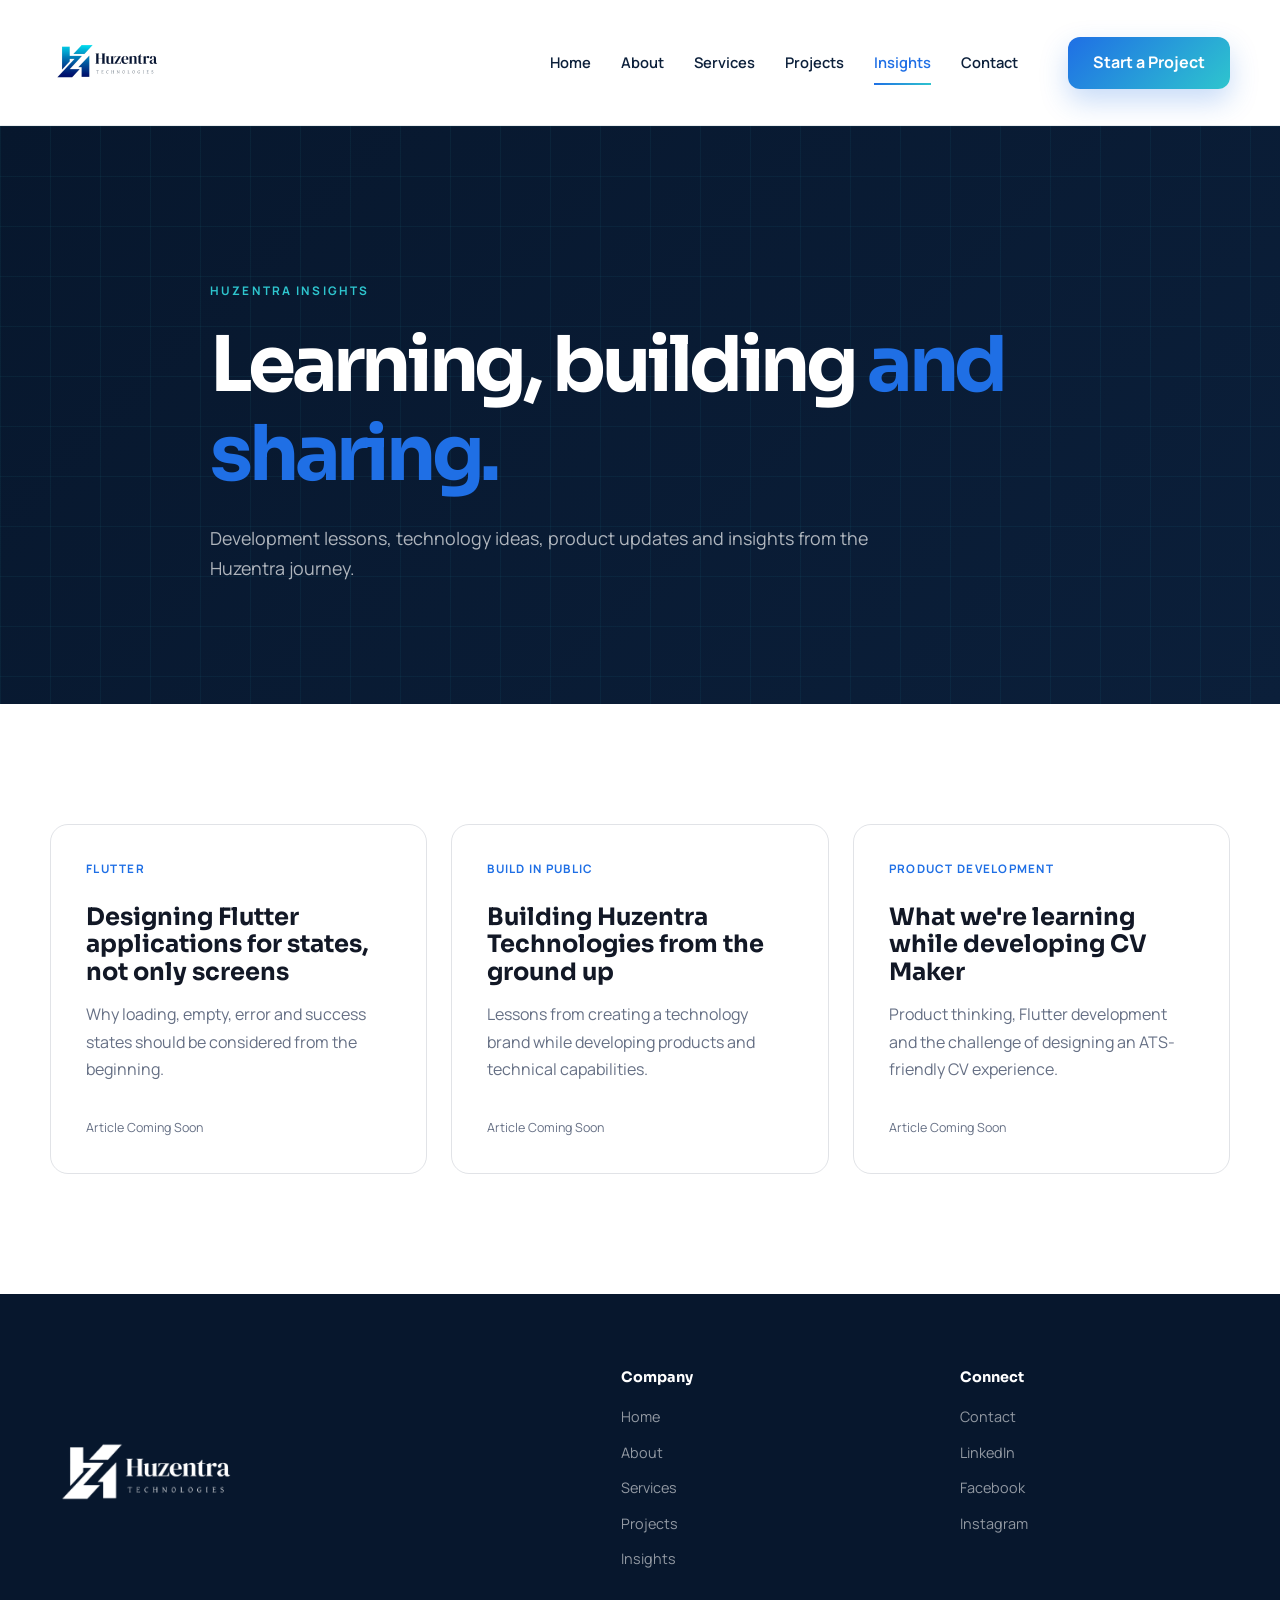
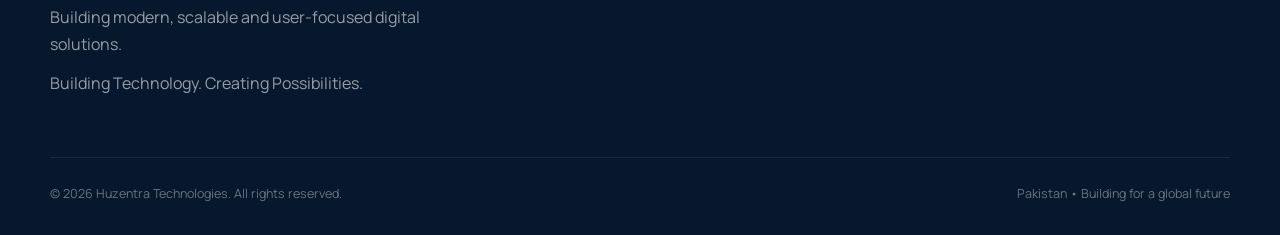
<file: insights.html>
<!DOCTYPE html>
<html lang="en">
<head>
  <meta charset="UTF-8">

  <meta name="viewport" content="width=device-width, initial-scale=1.0">

  <title>Insights | Huzentra Technologies</title>

  <meta
    name="description"
    content="Technology insights, development lessons and build-in-public updates from Huzentra Technologies."
  >

  <link rel="preconnect" href="https://fonts.googleapis.com">
  <link rel="preconnect" href="https://fonts.gstatic.com" crossorigin>

  <link
    href="https://fonts.googleapis.com/css2?family=Manrope:wght@400;500;600;700&family=Sora:wght@500;600;700&display=swap"
    rel="stylesheet"
  >

  <link rel="stylesheet" href="css/style.css">
</head>

<body data-page="insights">

<header id="site-header"></header>

<main>

  <section class="inner-hero">

    <div class="background-grid"></div>

    <div class="container narrow reveal">

      <span class="eyebrow">
        HUZENTRA INSIGHTS
      </span>

      <h1>
        Learning, building
        <span>and sharing.</span>
      </h1>

      <p>
        Development lessons, technology ideas, product updates
        and insights from the Huzentra journey.
      </p>

    </div>

  </section>


  <section class="section">

    <div class="container">

      <div class="insights-grid">

        <article class="insight-card reveal">

          <span class="insight-category">
            Flutter
          </span>

          <h3>
            Designing Flutter applications for states, not only screens
          </h3>

          <p>
            Why loading, empty, error and success states should be
            considered from the beginning.
          </p>

          <span class="coming-label">
            Article Coming Soon
          </span>

        </article>


        <article class="insight-card reveal">

          <span class="insight-category">
            Build in Public
          </span>

          <h3>
            Building Huzentra Technologies from the ground up
          </h3>

          <p>
            Lessons from creating a technology brand while developing
            products and technical capabilities.
          </p>

          <span class="coming-label">
            Article Coming Soon
          </span>

        </article>


        <article class="insight-card reveal">

          <span class="insight-category">
            Product Development
          </span>

          <h3>
            What we're learning while developing CV Maker
          </h3>

          <p>
            Product thinking, Flutter development and the challenge
            of designing an ATS-friendly CV experience.
          </p>

          <span class="coming-label">
            Article Coming Soon
          </span>

        </article>

      </div>

    </div>

  </section>

</main>

<footer id="site-footer"></footer>

<script src="js/script.js"></script>

</body>
</html>
</file>
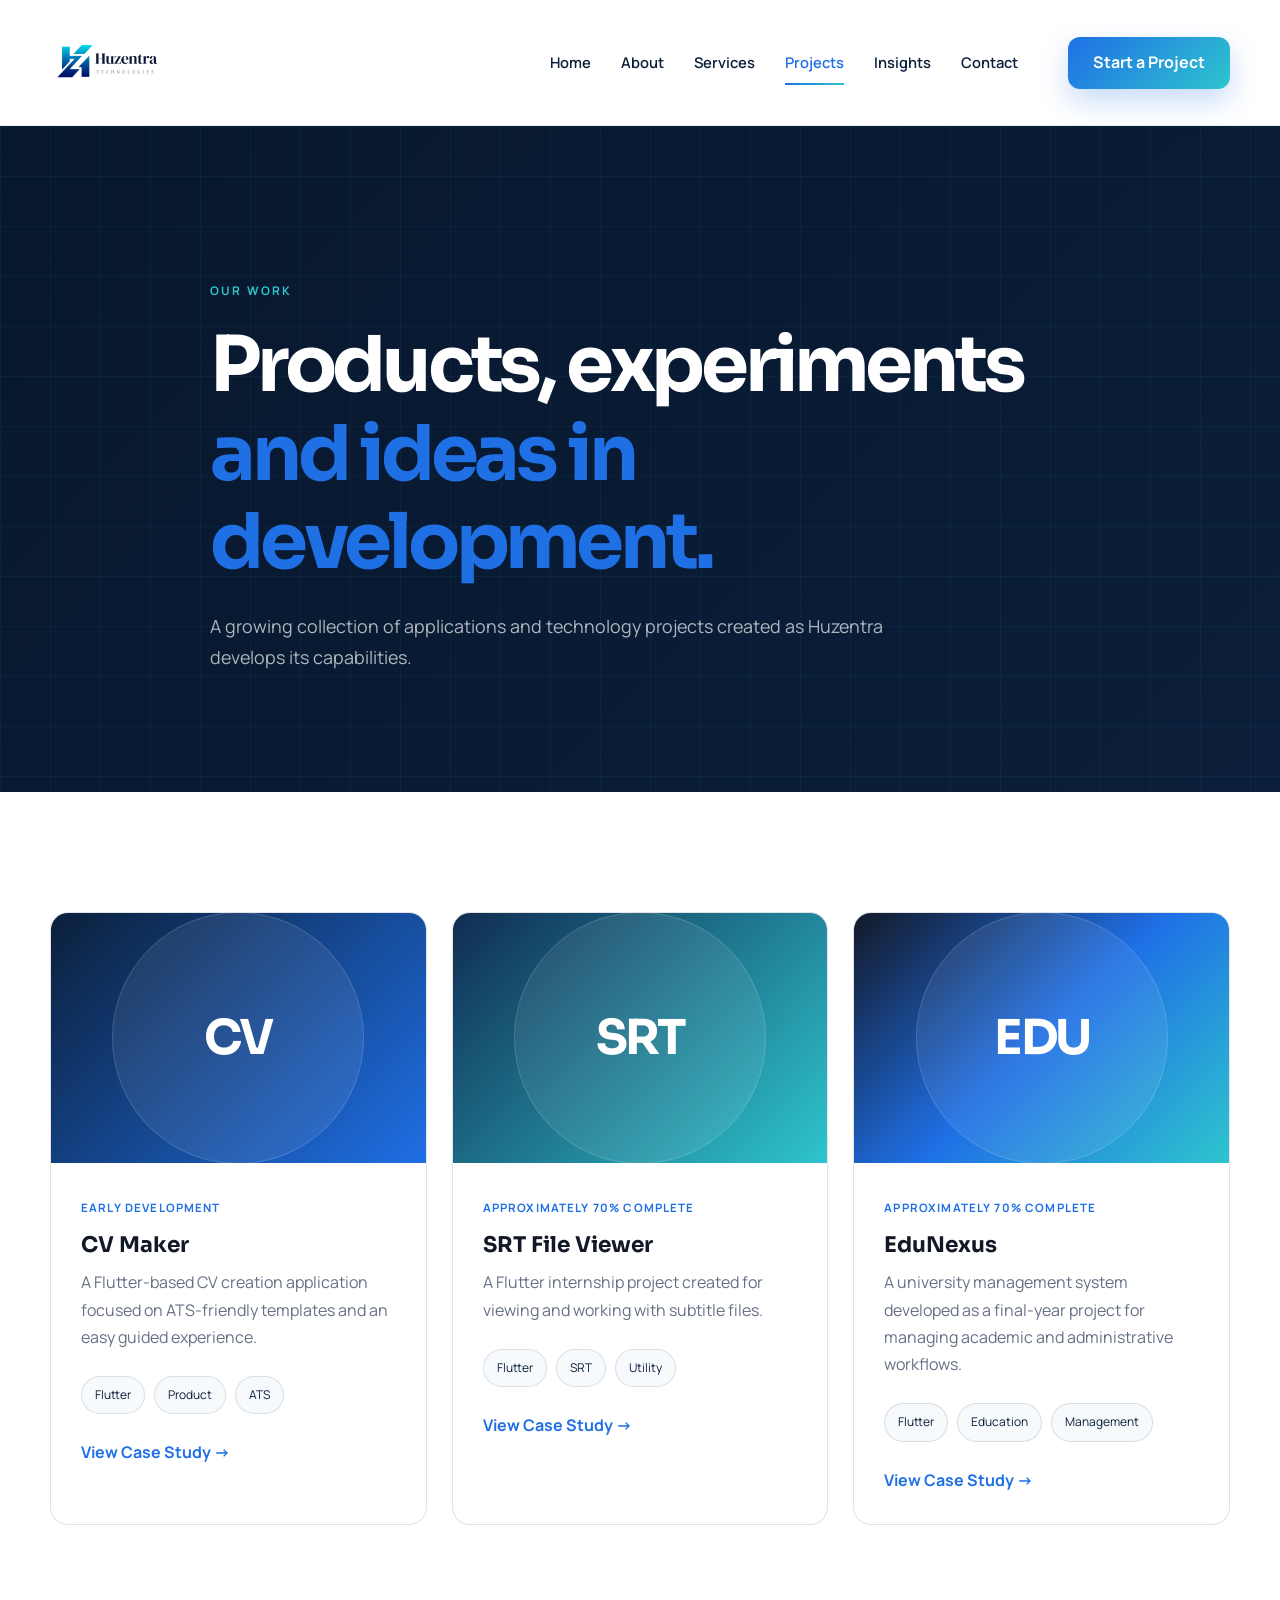
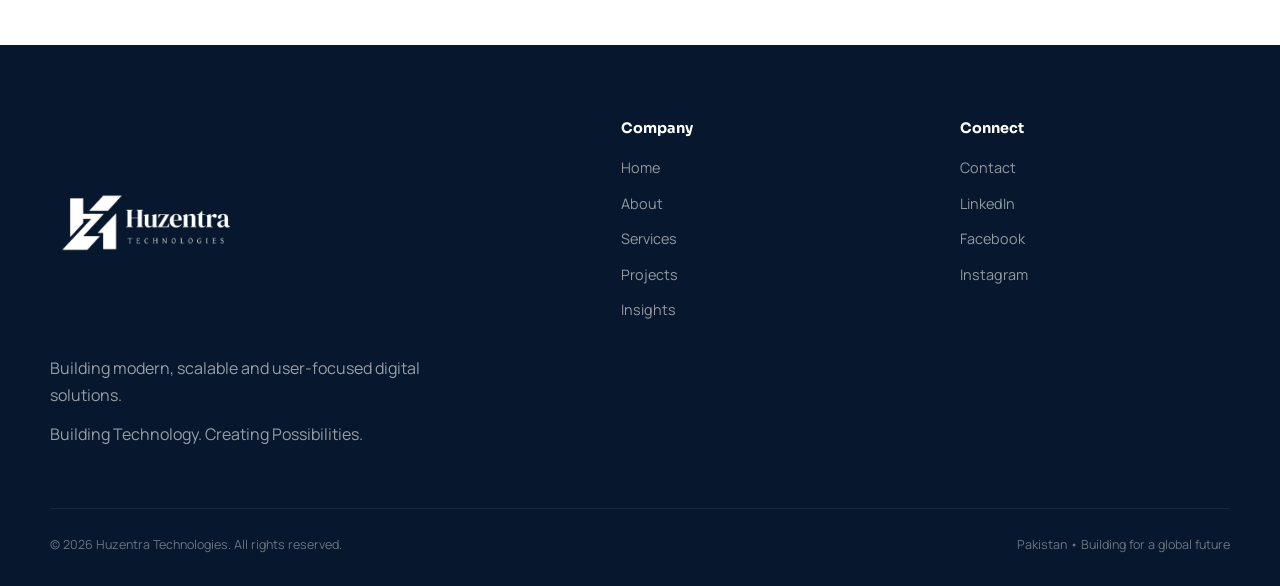
<file: project.html>
<!DOCTYPE html>
<html lang="en">
<head>
  <meta charset="UTF-8">

  <meta name="viewport" content="width=device-width, initial-scale=1.0">

  <title>Project | Huzentra Technologies</title>

  <meta
    name="description"
    content="Explore a project developed by Huzentra Technologies."
  >

  <link rel="preconnect" href="https://fonts.googleapis.com">
  <link rel="preconnect" href="https://fonts.gstatic.com" crossorigin>

  <link
    href="https://fonts.googleapis.com/css2?family=Manrope:wght@400;500;600;700&family=Sora:wght@500;600;700&display=swap"
    rel="stylesheet"
  >

  <link rel="stylesheet" href="css/style.css">
</head>

<body data-page="projects">

<header id="site-header"></header>

<main id="project-detail">

  <section class="inner-hero project-detail-hero">

    <div class="background-grid"></div>

    <div class="container narrow">

      <span class="eyebrow" id="project-status">
        PROJECT
      </span>

      <h1 id="project-title">
        Project
      </h1>

      <p id="project-summary"></p>

      <div
        class="technology-tags project-tech"
        id="project-technologies"
      ></div>

    </div>

  </section>


  <section class="section">

    <div class="container project-detail-grid">

      <div>

        <span class="section-label">
          OVERVIEW
        </span>

        <h2 id="project-heading">
          Project Overview
        </h2>

      </div>

      <div class="project-detail-copy">

        <p id="project-description"></p>

        <div class="project-information">

          <div>
            <small>Status</small>
            <strong id="project-progress"></strong>
          </div>

          <div>
            <small>Type</small>
            <strong id="project-type"></strong>
          </div>

        </div>

      </div>

    </div>

  </section>


  <section class="section section-soft">

    <div class="container">

      <div class="section-heading">
        <span class="section-label">
          KEY FEATURES
        </span>

        <h2>
          What the product
          <span>includes.</span>
        </h2>
      </div>

      <div
        class="cards-grid three"
        id="project-features"
      ></div>

    </div>

  </section>


  <section class="section">

    <div class="container">

      <a href="projects.html" class="btn btn-outline-dark">
        ← Back to Projects
      </a>

    </div>

  </section>

</main>

<footer id="site-footer"></footer>

<script src="js/script.js"></script>

</body>
</html>
</file>
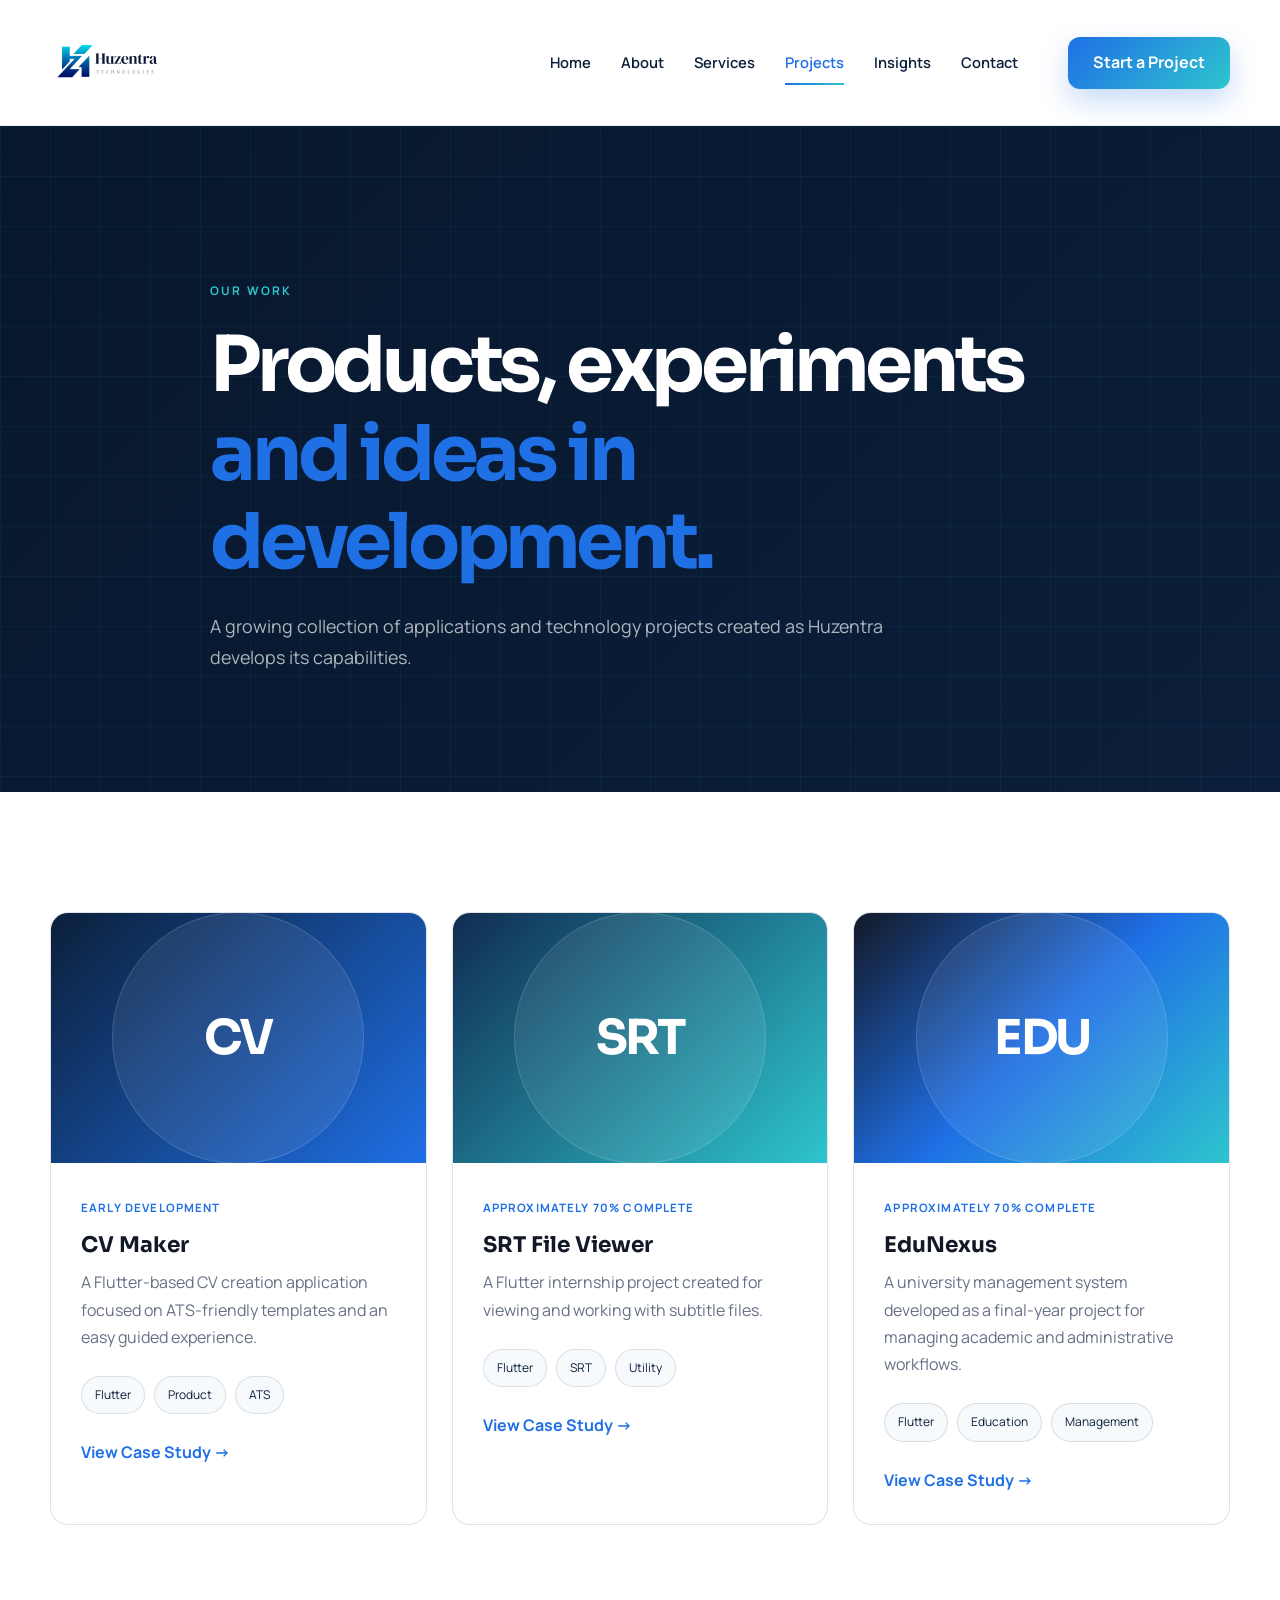
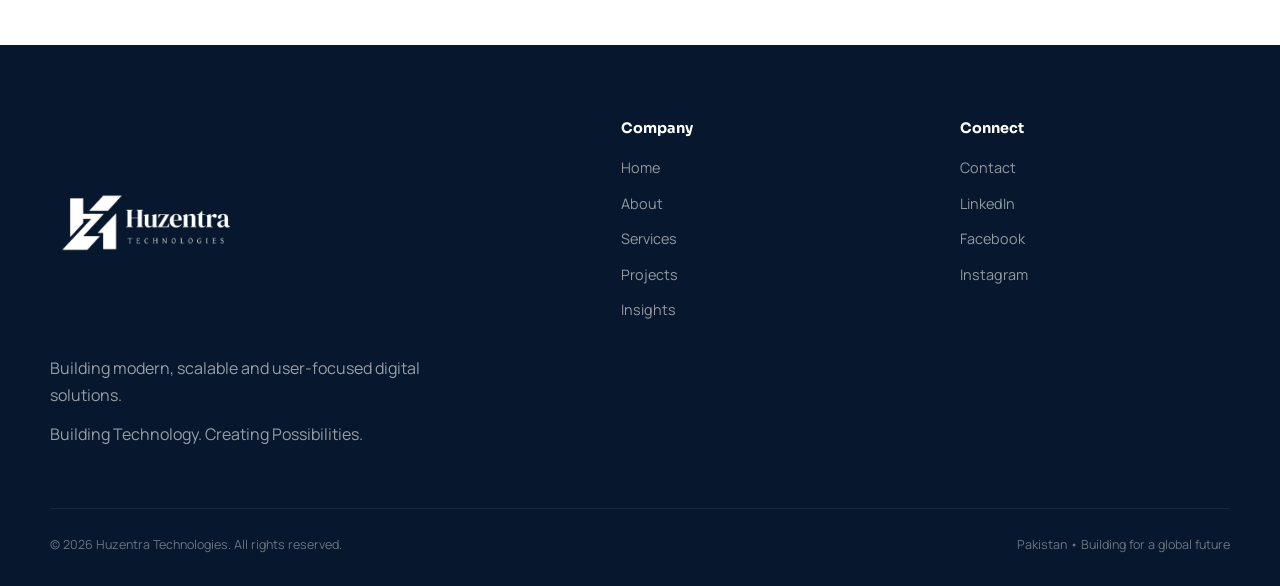
<file: projects.html>
<!DOCTYPE html>
<html lang="en">
<head>
  <meta charset="UTF-8">
  <meta name="viewport" content="width=device-width, initial-scale=1.0">

  <title>Projects | Huzentra Technologies</title>

  <meta
    name="description"
    content="Explore projects and digital products being developed by Huzentra Technologies."
  >

  <link rel="preconnect" href="https://fonts.googleapis.com">
  <link rel="preconnect" href="https://fonts.gstatic.com" crossorigin>

  <link
    href="https://fonts.googleapis.com/css2?family=Manrope:wght@400;500;600;700&family=Sora:wght@500;600;700&display=swap"
    rel="stylesheet"
  >

  <link rel="stylesheet" href="css/style.css">
</head>

<body data-page="projects">

<header id="site-header"></header>

<main>

  <section class="inner-hero">

    <div class="background-grid"></div>

    <div class="container narrow reveal">

      <span class="eyebrow">
        OUR WORK
      </span>

      <h1>
        Products, experiments
        <span>and ideas in development.</span>
      </h1>

      <p>
        A growing collection of applications and technology projects
        created as Huzentra develops its capabilities.
      </p>

    </div>

  </section>


  <section class="section">

    <div class="container">

      <div class="project-grid large-project-grid">

        <article class="project-card reveal">

          <div class="project-visual visual-one">
            <span>CV</span>
          </div>

          <div class="project-content">

            <span class="project-status">
              Early Development
            </span>

            <h3>CV Maker</h3>

            <p>
              A Flutter-based CV creation application focused on
              ATS-friendly templates and an easy guided experience.
            </p>

            <div class="technology-tags dark-tags">
              <span>Flutter</span>
              <span>Product</span>
              <span>ATS</span>
            </div>

            <a href="project.html?id=cv-maker" class="text-link">
              View Case Study →
            </a>

          </div>

        </article>


        <article class="project-card reveal">

          <div class="project-visual visual-two">
            <span>SRT</span>
          </div>

          <div class="project-content">

            <span class="project-status">
              Approximately 70% Complete
            </span>

            <h3>SRT File Viewer</h3>

            <p>
              A Flutter internship project created for viewing
              and working with subtitle files.
            </p>

            <div class="technology-tags dark-tags">
              <span>Flutter</span>
              <span>SRT</span>
              <span>Utility</span>
            </div>

            <a href="project.html?id=srt-viewer" class="text-link">
              View Case Study →
            </a>

          </div>

        </article>


        <article class="project-card reveal">

          <div class="project-visual visual-three">
            <span>EDU</span>
          </div>

          <div class="project-content">

            <span class="project-status">
              Approximately 70% Complete
            </span>

            <h3>EduNexus</h3>

            <p>
              A university management system developed as a final-year
              project for managing academic and administrative workflows.
            </p>

            <div class="technology-tags dark-tags">
              <span>Flutter</span>
              <span>Education</span>
              <span>Management</span>
            </div>

            <a href="project.html?id=edunexus" class="text-link">
              View Case Study →
            </a>

          </div>

        </article>

      </div>

    </div>

  </section>

</main>

<footer id="site-footer"></footer>

<script src="js/script.js"></script>

</body>
</html>
</file>
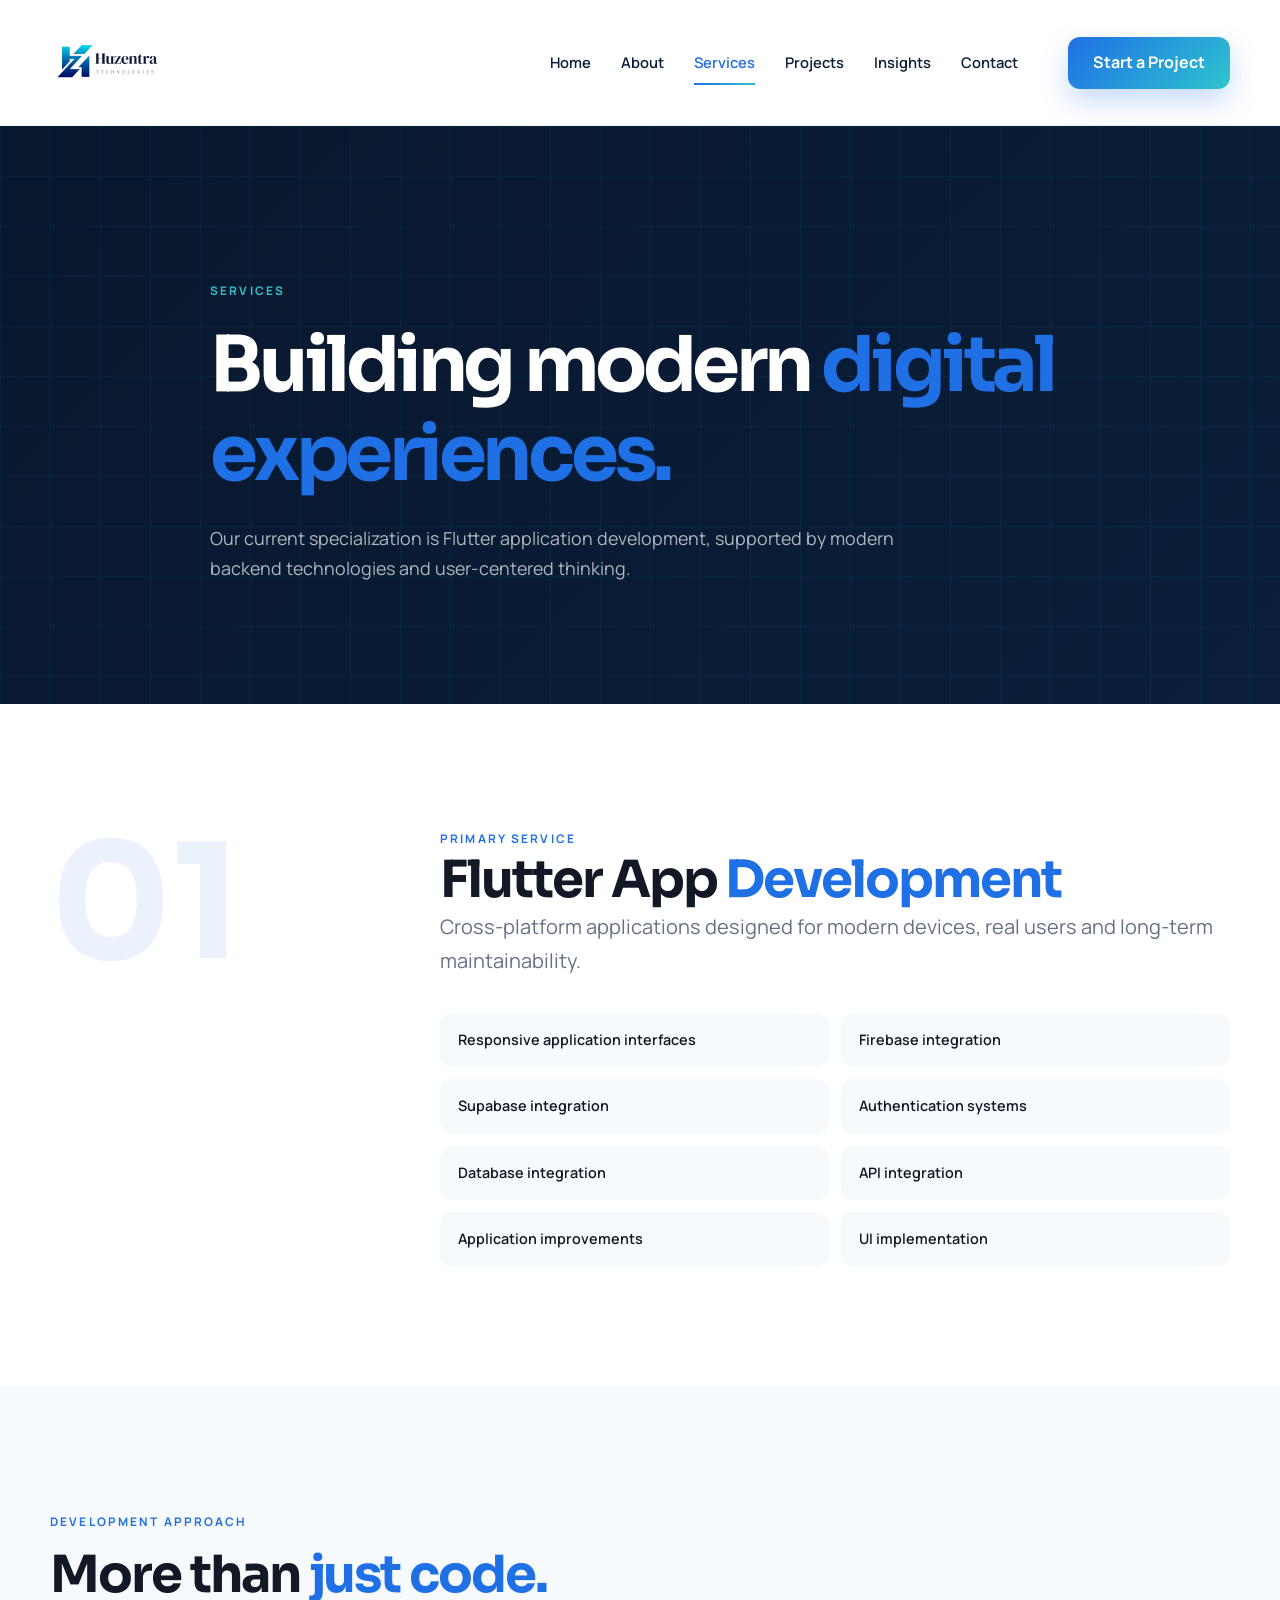
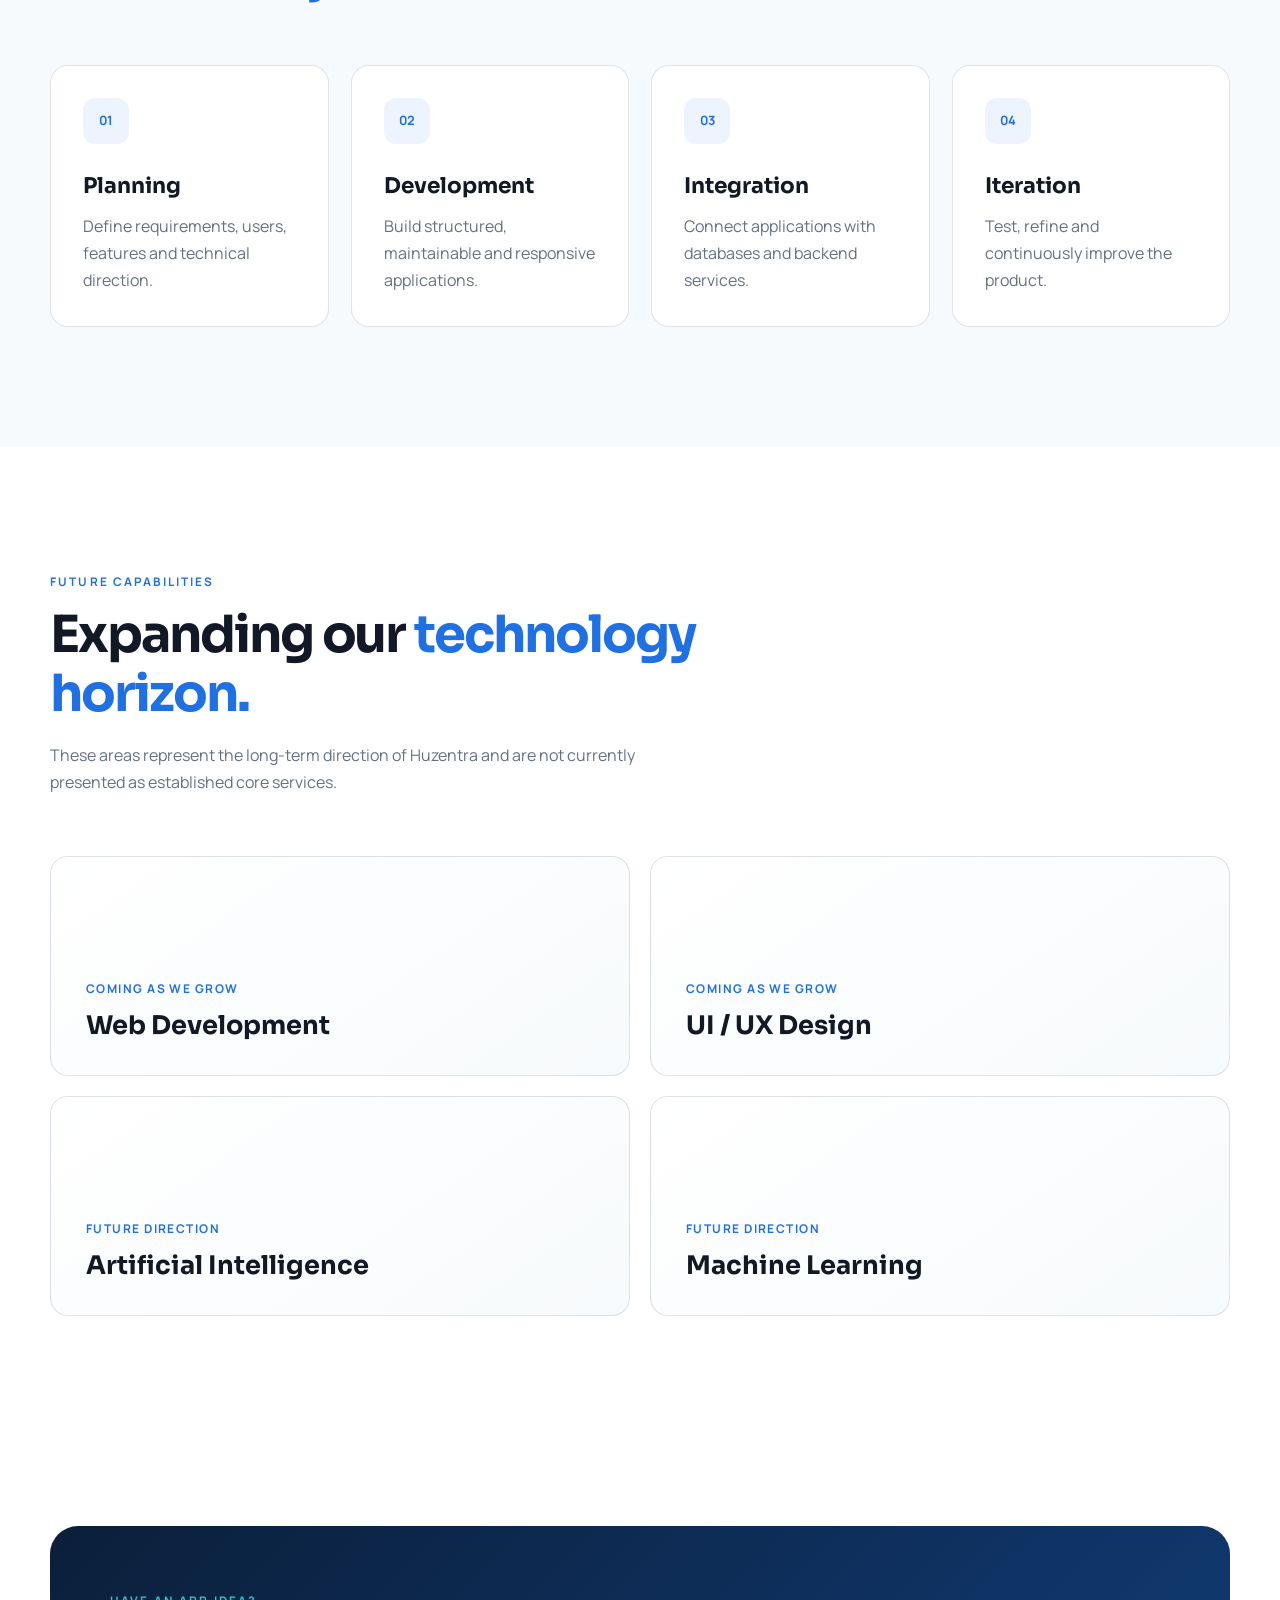
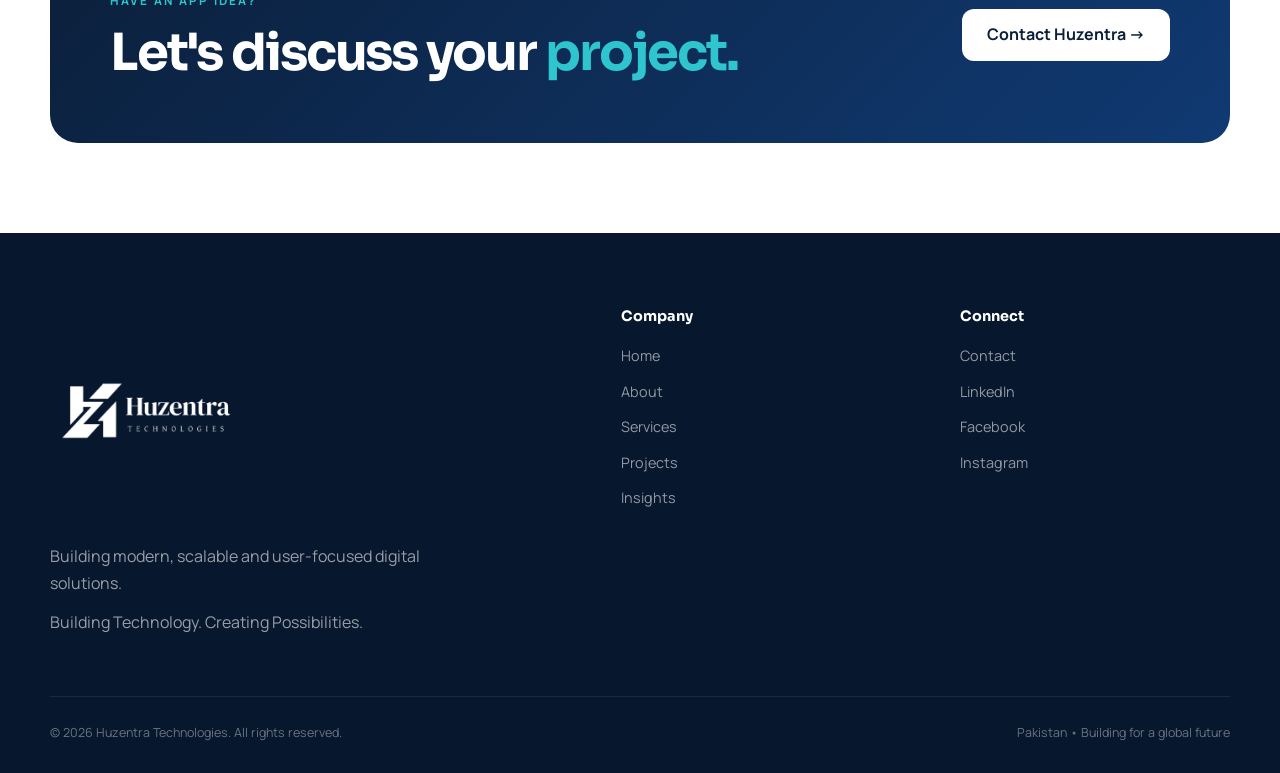
<file: services.html>
<!DOCTYPE html>
<html lang="en">
<head>
  <meta charset="UTF-8">
  <meta name="viewport" content="width=device-width, initial-scale=1.0">

  <title>Services | Huzentra Technologies</title>

  <meta
    name="description"
    content="Explore Huzentra Technologies services including Flutter application development and backend integrations."
  >

  <link rel="preconnect" href="https://fonts.googleapis.com">
  <link rel="preconnect" href="https://fonts.gstatic.com" crossorigin>

  <link
    href="https://fonts.googleapis.com/css2?family=Manrope:wght@400;500;600;700&family=Sora:wght@500;600;700&display=swap"
    rel="stylesheet"
  >

  <link rel="stylesheet" href="css/style.css">
</head>

<body data-page="services">

<header id="site-header"></header>

<main>

  <section class="inner-hero">

    <div class="background-grid"></div>

    <div class="container narrow reveal">

      <span class="eyebrow">
        SERVICES
      </span>

      <h1>
        Building modern
        <span>digital experiences.</span>
      </h1>

      <p>
        Our current specialization is Flutter application development,
        supported by modern backend technologies and user-centered thinking.
      </p>

    </div>

  </section>


  <section class="section">

    <div class="container service-feature">

      <div class="service-number reveal">
        01
      </div>

      <div class="reveal">

        <span class="section-label">
          PRIMARY SERVICE
        </span>

        <h2>
          Flutter App
          <span>Development</span>
        </h2>

        <p class="large-text">
          Cross-platform applications designed for modern devices,
          real users and long-term maintainability.
        </p>

        <div class="service-list">

          <div>Responsive application interfaces</div>
          <div>Firebase integration</div>
          <div>Supabase integration</div>
          <div>Authentication systems</div>
          <div>Database integration</div>
          <div>API integration</div>
          <div>Application improvements</div>
          <div>UI implementation</div>

        </div>

      </div>

    </div>

  </section>


  <section class="section section-soft">

    <div class="container">

      <div class="section-heading reveal">

        <span class="section-label">
          DEVELOPMENT APPROACH
        </span>

        <h2>
          More than
          <span>just code.</span>
        </h2>

      </div>


      <div class="cards-grid four">

        <article class="feature-card reveal">
          <div class="card-icon">01</div>
          <h3>Planning</h3>
          <p>
            Define requirements, users, features and technical direction.
          </p>
        </article>

        <article class="feature-card reveal">
          <div class="card-icon">02</div>
          <h3>Development</h3>
          <p>
            Build structured, maintainable and responsive applications.
          </p>
        </article>

        <article class="feature-card reveal">
          <div class="card-icon">03</div>
          <h3>Integration</h3>
          <p>
            Connect applications with databases and backend services.
          </p>
        </article>

        <article class="feature-card reveal">
          <div class="card-icon">04</div>
          <h3>Iteration</h3>
          <p>
            Test, refine and continuously improve the product.
          </p>
        </article>

      </div>

    </div>

  </section>


  <section class="section">

    <div class="container">

      <div class="section-heading reveal">

        <span class="section-label">
          FUTURE CAPABILITIES
        </span>

        <h2>
          Expanding our
          <span>technology horizon.</span>
        </h2>

        <p>
          These areas represent the long-term direction of Huzentra
          and are not currently presented as established core services.
        </p>

      </div>


      <div class="future-services">

        <article class="future-service reveal">
          <span>Coming as we grow</span>
          <h3>Web Development</h3>
        </article>

        <article class="future-service reveal">
          <span>Coming as we grow</span>
          <h3>UI / UX Design</h3>
        </article>

        <article class="future-service reveal">
          <span>Future Direction</span>
          <h3>Artificial Intelligence</h3>
        </article>

        <article class="future-service reveal">
          <span>Future Direction</span>
          <h3>Machine Learning</h3>
        </article>

      </div>

    </div>

  </section>


  <section class="section final-cta-section">

    <div class="container">

      <div class="cta-panel reveal">

        <div>
          <span class="section-label">
            HAVE AN APP IDEA?
          </span>

          <h2>
            Let's discuss your
            <span>project.</span>
          </h2>
        </div>

        <a href="contact.html" class="btn btn-light">
          Contact Huzentra →
        </a>

      </div>

    </div>

  </section>

</main>

<footer id="site-footer"></footer>

<script src="js/script.js"></script>

</body>
</html>
</file>
<file: css/style.css>
/* ==============================================
   HUZENTRA TECHNOLOGIES
   Main Stylesheet
============================================== */

:root {
  --navy: #0B1F3A;
  --navy-light: #102C52;
  --blue: #1F6FE5;
  --cyan: #2EC5CE;

  --charcoal: #121826;

  --white: #FFFFFF;
  --cloud: #F7FAFC;

  --gray: #667085;
  --gray-light: #D9E2EC;

  --border: rgba(11, 31, 58, 0.12);

  --gradient:
    linear-gradient(
      135deg,
      #1F6FE5 0%,
      #2EC5CE 100%
    );

  --shadow:
    0 20px 50px rgba(11, 31, 58, 0.10);

  --radius-lg: 28px;
  --radius-md: 18px;
  --radius-sm: 12px;

  --container: 1180px;

  --transition: 0.3s ease;
}


/* ==========================
   RESET
========================== */

* {
  box-sizing: border-box;
  margin: 0;
  padding: 0;
}

html {
  scroll-behavior: smooth;
}

body {
  font-family: "Manrope", sans-serif;
  background: var(--white);
  color: var(--charcoal);
  line-height: 1.7;
  overflow-x: hidden;
}

img {
  max-width: 100%;
  display: block;
}

a {
  color: inherit;
  text-decoration: none;
}

button,
input,
textarea,
select {
  font: inherit;
}

button {
  border: 0;
}

ul {
  list-style: none;
}


/* ==========================
   TYPOGRAPHY
========================== */

h1,
h2,
h3,
h4 {
  font-family: "Sora", sans-serif;
  line-height: 1.15;
}

h1 {
  font-size: clamp(3rem, 6vw, 6.4rem);
  letter-spacing: -0.055em;
}

h2 {
  font-size: clamp(2.2rem, 4vw, 4rem);
  letter-spacing: -0.04em;
}

h3 {
  font-size: 1.35rem;
}

h1 span,
h2 span {
  color: var(--blue);
}

p {
  color: var(--gray);
}

.large-text {
  font-size: 1.25rem;
}


/* ==========================
   UTILITIES
========================== */

.container {
  width: min(
    calc(100% - 40px),
    var(--container)
  );

  margin: auto;
}

.container.narrow {
  max-width: 860px;
}

.centered {
  text-align: center;
}

.section {
  padding: 120px 0;
}

.section-soft {
  background: var(--cloud);
}

.section-dark {
  background: var(--navy);
  color: white;
}

.section-dark p {
  color: rgba(255, 255, 255, 0.7);
}

.skip-link {
  position: fixed;
  left: 20px;
  top: -80px;

  z-index: 9999;

  padding: 12px 20px;

  background: var(--blue);
  color: white;

  border-radius: 8px;
}

.skip-link:focus {
  top: 20px;
}

.background-grid {
  position: absolute;
  inset: 0;

  background-image:
    linear-gradient(
      rgba(46, 197, 206, 0.06) 1px,
      transparent 1px
    ),
    linear-gradient(
      90deg,
      rgba(46, 197, 206, 0.06) 1px,
      transparent 1px
    );

  background-size: 50px 50px;

  pointer-events: none;
}

.eyebrow,
.section-label {
  display: inline-block;

  color: var(--cyan);

  font-size: 0.74rem;
  font-weight: 700;

  letter-spacing: 0.18em;

  text-transform: uppercase;
}

.section-label {
  color: var(--blue);
}

.section-heading {
  max-width: 750px;
  margin-bottom: 60px;
}

.section-heading h2 {
  margin-top: 12px;
}

.section-heading p {
  margin-top: 18px;
  max-width: 620px;
}

.section-heading.centered {
  margin-inline: auto;
}

.split-heading {
  max-width: none;

  display: flex;
  align-items: end;
  justify-content: space-between;

  gap: 30px;
}


/* ==========================
   HEADER
========================== */

.site-header {
  position: sticky;

  top: 0;
  left: 0;
  right: 0;

  z-index: 1000;

  background:
    rgba(255, 255, 255, 0.88);

  backdrop-filter: blur(18px);

  border-bottom:
    1px solid rgba(11, 31, 58, 0.08);
}

.header-inner {
  min-height: 80px;

  display: flex;
  align-items: center;
  justify-content: space-between;

  gap: 30px;
}

.brand-logo img {
  width: 450px;
  max-height: 125px;
  object-fit: contain;
  object-position: left;
}

.navigation {
  display: flex;
  align-items: center;
  gap: 30px;
}

.navigation a {
  position: relative;

  color: var(--navy);

  font-size: 0.92rem;
  font-weight: 600;

  transition: var(--transition);
}

.navigation a:hover,
.navigation a.active {
  color: var(--blue);
}

.navigation a.active::after {
  content: "";

  position: absolute;

  left: 0;
  right: 0;
  bottom: -10px;

  height: 2px;

  background: var(--gradient);
}

.mobile-menu-btn {
  display: none;

  width: 44px;
  height: 44px;

  background: var(--cloud);

  border-radius: 12px;

  color: var(--navy);

  font-size: 1.4rem;

  cursor: pointer;
}


/* ==========================
   BUTTONS
========================== */

.btn {
  display: inline-flex;

  align-items: center;
  justify-content: center;

  gap: 12px;

  min-height: 52px;

  padding: 0 25px;

  border-radius: 12px;

  font-weight: 700;

  transition: var(--transition);

  cursor: pointer;
}

.btn-primary {
  color: white;
  background: var(--gradient);

  box-shadow:
    0 12px 28px rgba(31, 111, 229, 0.25);
}

.btn-primary:hover {
  transform: translateY(-3px);

  box-shadow:
    0 18px 36px rgba(31, 111, 229, 0.32);
}

.btn-secondary {
  color: white;

  border:
    1px solid rgba(255, 255, 255, 0.25);

  background:
    rgba(255, 255, 255, 0.06);
}

.btn-secondary:hover {
  background:
    rgba(255, 255, 255, 0.12);
}

.btn-light {
  background: white;
  color: var(--navy);
}

.btn-light:hover {
  transform: translateY(-3px);
}

.btn-outline-dark {
  border:
    1px solid rgba(11, 31, 58, 0.18);

  color: var(--navy);

  background: white;
}

.btn-outline-dark:hover {
  border-color: var(--blue);
  color: var(--blue);
}

.full-width {
  width: 100%;
}

.text-link {
  display: inline-flex;
  margin-top: 25px;

  font-weight: 700;

  color: var(--blue);

  transition: var(--transition);
}

.text-link:hover {
  color: var(--cyan);
}


/* ==========================
   LANDING HERO
========================== */

.landing-hero,
.page-hero {
  position: relative;

  min-height: calc(100vh - 80px);

  display: flex;
  align-items: center;

  padding: 100px 0;

  background:
    radial-gradient(
      circle at 85% 20%,
      rgba(31, 111, 229, 0.24),
      transparent 35%
    ),
    linear-gradient(
      135deg,
      #07172D,
      #0B1F3A 65%,
      #102C52
    );

  color: white;

  overflow: hidden;
}

.landing-hero-grid,
.home-hero-grid {
  position: relative;
  z-index: 2;

  display: grid;

  grid-template-columns:
    minmax(0, 1.1fr)
    minmax(350px, 0.9fr);

  gap: 80px;

  align-items: center;
}

.hero-content {
  position: relative;
  z-index: 5;
}

.hero-content h1 {
  margin-top: 20px;
}

.hero-content h1 span {
  display: block;
  color: var(--cyan);
}

.hero-description {
  max-width: 680px;

  margin-top: 28px;

  color:
    rgba(255, 255, 255, 0.72);

  font-size: 1.14rem;
}

.hero-actions {
  display: flex;
  gap: 14px;
  flex-wrap: wrap;

  margin-top: 35px;
}

.hero-mini-info {
  margin-top: 34px;

  display: flex;
  align-items: center;
  gap: 14px;

  font-size: 0.82rem;

  color:
    rgba(255, 255, 255, 0.52);
}

.dot-separator {
  width: 4px;
  height: 4px;

  border-radius: 50%;

  background: var(--cyan);
}

.hero-glow {
  position: absolute;

  border-radius: 50%;

  filter: blur(90px);

  opacity: 0.2;
}

.hero-glow-one {
  width: 500px;
  height: 500px;

  right: -180px;
  top: -150px;

  background: var(--cyan);
}

.hero-glow-two {
  width: 400px;
  height: 400px;

  left: -150px;
  bottom: -180px;

  background: var(--blue);
}


/* ==========================
   LANDING VISUAL
========================== */

.landing-visual {
  position: relative;

  min-height: 560px;
}

.main-tech-card {
  position: absolute;

  top: 100px;
  left: 40px;

  width: 82%;

  z-index: 3;
}

.technology-card {
  padding: 38px;

  border:
    1px solid rgba(255, 255, 255, 0.15);

  background:
    linear-gradient(
      145deg,
      rgba(255, 255, 255, 0.10),
      rgba(255, 255, 255, 0.03)
    );

  backdrop-filter: blur(20px);

  border-radius: var(--radius-lg);

  box-shadow:
    0 35px 70px rgba(0, 0, 0, 0.25);
}

.technology-card .small-label {
  color: var(--cyan);

  font-size: 0.72rem;
  font-weight: 700;

  letter-spacing: 0.14em;
}

.technology-card h3 {
  font-size: 1.9rem;

  margin: 20px 0 12px;
}

.technology-card p {
  color:
    rgba(255, 255, 255, 0.66);
}

.technology-tags {
  display: flex;
  flex-wrap: wrap;
  gap: 9px;

  margin-top: 25px;
}

.technology-tags span {
  padding: 8px 13px;

  border:
    1px solid rgba(255, 255, 255, 0.14);

  border-radius: 99px;

  background:
    rgba(255, 255, 255, 0.06);

  font-size: 0.75rem;

  color: white;
}

.floating-card {
  position: absolute;

  z-index: 5;

  padding: 18px 22px;

  min-width: 165px;

  background:
    rgba(9, 29, 56, 0.85);

  border:
    1px solid rgba(46, 197, 206, 0.25);

  border-radius: 16px;

  backdrop-filter: blur(14px);

  box-shadow:
    var(--shadow);
}

.floating-card span {
  color: var(--cyan);

  font-size: 0.7rem;
  font-weight: 700;
}

.floating-card p {
  color: white;

  font-size: 0.9rem;
  font-weight: 600;
}

.floating-card-one {
  top: 50px;
  right: -5px;
}

.floating-card-two {
  bottom: 70px;
  left: -5px;
}

.floating-card-three {
  right: 0;
  bottom: 25px;
}

.orbit {
  position: absolute;

  border-radius: 50%;

  border:
    1px solid rgba(46, 197, 206, 0.16);
}

.orbit-one {
  inset: 40px;
}

.orbit-two {
  inset: 100px;
}


/* ==========================
   LANDING PILLARS
========================== */

.landing-pillars {
  padding: 120px 0;

  background: var(--cloud);
}

.pillar-grid {
  display: grid;

  grid-template-columns:
    repeat(3, 1fr);

  gap: 25px;
}

.pillar-card {
  padding: 38px;

  background: white;

  border:
    1px solid var(--border);

  border-radius: var(--radius-md);

  transition: var(--transition);
}

.pillar-card:hover {
  transform: translateY(-5px);

  box-shadow: var(--shadow);
}

.pillar-card .number,
.card-icon {
  width: 46px;
  height: 46px;

  display: grid;
  place-items: center;

  margin-bottom: 30px;

  border-radius: 12px;

  color: var(--blue);

  background:
    rgba(31, 111, 229, 0.08);

  font-size: 0.8rem;
  font-weight: 700;
}

.pillar-card p {
  margin-top: 12px;
}


/* ==========================
   CTA
========================== */

.landing-final-cta,
.final-cta-section {
  padding: 90px 0;
}

.cta-panel {
  padding: 60px;

  display: flex;
  align-items: center;
  justify-content: space-between;

  gap: 40px;

  color: white;

  background:
    linear-gradient(
      135deg,
      var(--navy),
      #103A73
    );

  border-radius: var(--radius-lg);

  overflow: hidden;
}

.cta-panel h2 {
  max-width: 700px;

  margin-top: 10px;
}

.cta-panel h2 span {
  color: var(--cyan);
}

.cta-panel .section-label {
  color: var(--cyan);
}


/* ==========================
   HOME DASHBOARD
========================== */

.hero-dashboard {
  padding: 35px;

  background:
    rgba(255, 255, 255, 0.07);

  border:
    1px solid rgba(255, 255, 255, 0.13);

  border-radius: var(--radius-lg);

  backdrop-filter: blur(20px);

  box-shadow:
    0 30px 80px rgba(0, 0, 0, 0.22);
}

.dashboard-header {
  display: flex;
  justify-content: space-between;

  margin-bottom: 35px;

  color:
    rgba(255, 255, 255, 0.5);

  font-size: 0.72rem;
  letter-spacing: 0.15em;
}

.status-dot {
  width: 9px;
  height: 9px;

  border-radius: 50%;

  background: var(--cyan);

  box-shadow:
    0 0 18px var(--cyan);
}

.dashboard-feature {
  padding: 30px;

  border-radius: 18px;

  background:
    linear-gradient(
      135deg,
      rgba(31, 111, 229, 0.35),
      rgba(46, 197, 206, 0.12)
    );
}

.dashboard-feature span,
.dashboard-row small {
  display: block;

  margin-bottom: 6px;

  color:
    rgba(255, 255, 255, 0.6);

  font-size: 0.75rem;
}

.dashboard-feature strong {
  font-family: "Sora";
  font-size: 1.5rem;
}

.dashboard-row {
  display: grid;

  grid-template-columns: repeat(2, 1fr);

  gap: 14px;

  margin-top: 15px;
}

.dashboard-row > div {
  padding: 20px;

  background:
    rgba(255, 255, 255, 0.05);

  border:
    1px solid rgba(255, 255, 255, 0.09);

  border-radius: 14px;
}

.dashboard-progress {
  margin-top: 30px;
}

.progress-heading {
  display: flex;
  justify-content: space-between;

  margin-bottom: 10px;

  font-size: 0.76rem;

  color:
    rgba(255, 255, 255, 0.55);
}

.progress-track {
  height: 7px;

  border-radius: 99px;

  background:
    rgba(255, 255, 255, 0.08);

  overflow: hidden;
}

.progress-track span {
  display: block;

  width: 68%;
  height: 100%;

  border-radius: inherit;

  background: var(--gradient);
}


/* ==========================
   TECH STRIP
========================== */

.tech-strip {
  border-bottom: 1px solid var(--border);

  background: white;
}

.tech-strip-inner {
  min-height: 90px;

  display: flex;
  justify-content: space-between;
  align-items: center;

  gap: 25px;

  color: var(--gray);

  font-size: 0.86rem;
  font-weight: 700;
}


/* ==========================
   TWO COLUMN
========================== */

.two-column {
  display: grid;

  grid-template-columns:
    minmax(0, 0.8fr)
    minmax(0, 1.2fr);

  gap: 100px;

  align-items: start;
}

.large-copy p {
  margin-bottom: 24px;

  font-size: 1.1rem;
}


/* ==========================
   CARDS
========================== */

.cards-grid {
  display: grid;
  gap: 22px;
}

.cards-grid.three {
  grid-template-columns:
    repeat(3, 1fr);
}

.cards-grid.four {
  grid-template-columns:
    repeat(4, 1fr);
}

.feature-card {
  min-height: 260px;

  padding: 32px;

  background: white;

  border:
    1px solid var(--border);

  border-radius: var(--radius-md);

  transition: var(--transition);
}

.feature-card:hover {
  transform: translateY(-6px);

  box-shadow: var(--shadow);

  border-color:
    rgba(31, 111, 229, 0.25);
}

.feature-card p {
  margin-top: 14px;
}

.section-action {
  margin-top: 40px;
}


/* ==========================
   PROJECTS
========================== */

.project-grid {
  display: grid;

  grid-template-columns:
    repeat(3, 1fr);

  gap: 25px;
}

.project-card {
  overflow: hidden;

  background: white;

  border:
    1px solid var(--border);

  border-radius: var(--radius-md);

  transition: var(--transition);
}

.project-card:hover {
  transform: translateY(-5px);

  box-shadow: var(--shadow);
}

.project-visual {
  height: 250px;

  display: grid;
  place-items: center;

  position: relative;

  overflow: hidden;
}

.project-visual::before {
  content: "";

  position: absolute;

  width: 250px;
  height: 250px;

  border-radius: 50%;

  background:
    rgba(255, 255, 255, 0.08);

  border:
    1px solid rgba(255, 255, 255, 0.14);
}

.project-visual span {
  position: relative;

  z-index: 2;

  font-family: "Sora";
  font-size: 3rem;
  font-weight: 700;

  color: white;

  letter-spacing: -0.06em;
}

.visual-one {
  background:
    linear-gradient(
      135deg,
      #0B1F3A,
      #1F6FE5
    );
}

.visual-two {
  background:
    linear-gradient(
      135deg,
      #102C52,
      #2EC5CE
    );
}

.visual-three {
  background:
    linear-gradient(
      135deg,
      #121826,
      #1F6FE5,
      #2EC5CE
    );
}

.project-content {
  padding: 30px;
}

.project-status {
  display: inline-block;

  margin-bottom: 15px;

  color: var(--blue);

  font-size: 0.72rem;
  font-weight: 700;

  text-transform: uppercase;

  letter-spacing: 0.1em;
}

.project-content p {
  margin-top: 12px;
}

.dark-tags span {
  color: var(--navy);

  background: var(--cloud);

  border-color: var(--border);
}

.large-project-grid .project-card {
  min-height: 100%;
}


/* ==========================
   PROCESS
========================== */

.section-heading.light h2 {
  color: white;
}

.section-heading.light .section-label {
  color: var(--cyan);
}

.process-grid {
  display: grid;

  grid-template-columns:
    repeat(4, 1fr);

  gap: 30px;
}

.process-item {
  padding-top: 25px;

  border-top:
    1px solid rgba(255, 255, 255, 0.14);
}

.process-item span {
  color: var(--cyan);

  font-size: 0.76rem;
  font-weight: 700;
}

.process-item h3 {
  margin: 20px 0 12px;

  color: white;
}


/* ==========================
   FUTURE
========================== */

.future-grid {
  display: grid;

  grid-template-columns:
    repeat(4, 1fr);

  gap: 18px;
}

.future-item {
  min-height: 150px;

  display: flex;
  align-items: end;

  padding: 25px;

  border:
    1px solid var(--border);

  border-radius: var(--radius-md);

  background:
    linear-gradient(
      145deg,
      white,
      var(--cloud)
    );

  font-family: "Sora";

  font-weight: 600;
}


/* ==========================
   INNER HERO
========================== */

.inner-hero {
  position: relative;

  overflow: hidden;

  padding: 150px 0 120px;

  background:
    linear-gradient(
      135deg,
      #07172D,
      #0B1F3A
    );

  color: white;
}

.inner-hero h1 {
  margin: 18px 0 25px;

  font-size:
    clamp(2.8rem, 6vw, 5.5rem);
}

.inner-hero p {
  max-width: 720px;

  color:
    rgba(255, 255, 255, 0.68);

  font-size: 1.12rem;
}


/* ==========================
   ABOUT
========================== */

.mission-grid {
  display: grid;

  grid-template-columns:
    repeat(2, 1fr);

  gap: 25px;
}

.statement-card {
  min-height: 430px;

  padding: 50px;

  display: flex;
  flex-direction: column;
  justify-content: end;

  background: white;

  border:
    1px solid var(--border);

  border-radius: var(--radius-lg);
}

.statement-card > span {
  color: var(--blue);

  font-weight: 700;

  letter-spacing: 0.14em;

  font-size: 0.74rem;
}

.statement-card h3 {
  margin: 18px 0;

  font-size: 2rem;
}

.dark-card {
  background: var(--navy);

  color: white;
}

.dark-card > span {
  color: var(--cyan);
}

.dark-card p {
  color:
    rgba(255, 255, 255, 0.65);
}

.values-grid {
  display: grid;

  grid-template-columns:
    repeat(3, 1fr);

  gap: 20px;
}

.value-card {
  padding: 30px;

  min-height: 210px;

  border:
    1px solid var(--border);

  border-radius: var(--radius-md);
}

.value-card span {
  color: var(--blue);

  font-size: 0.75rem;
  font-weight: 700;
}

.value-card h3 {
  margin: 18px 0 10px;
}

.founder-grid {
  display: grid;

  grid-template-columns:
    350px 1fr;

  gap: 80px;

  align-items: center;
}

.founder-monogram {
  aspect-ratio: 1;

  display: grid;
  place-items: center;

  border-radius: var(--radius-lg);

  background:
    linear-gradient(
      135deg,
      var(--blue),
      var(--cyan)
    );

  font-family: "Sora";
  font-size: 5rem;
  font-weight: 700;

  color: white;
}

.founder-grid h2 {
  margin: 12px 0;
}

.founder-grid h4 {
  margin-bottom: 25px;

  color: var(--cyan);
}

.founder-grid p {
  margin-bottom: 18px;
}


/* ==========================
   SERVICES
========================== */

.service-feature {
  display: grid;

  grid-template-columns:
    300px 1fr;

  gap: 90px;
}

.service-number {
  font-family: "Sora";

  font-size: 10rem;
  font-weight: 700;

  line-height: 1;

  color:
    rgba(31, 111, 229, 0.09);
}

.service-list {
  display: grid;

  grid-template-columns:
    repeat(2, 1fr);

  gap: 12px;

  margin-top: 35px;
}

.service-list div {
  padding: 15px 18px;

  border-radius: 12px;

  background: var(--cloud);

  font-size: 0.9rem;
  font-weight: 600;
}

.future-services {
  display: grid;

  grid-template-columns:
    repeat(2, 1fr);

  gap: 20px;
}

.future-service {
  min-height: 220px;

  display: flex;
  flex-direction: column;
  justify-content: end;

  padding: 35px;

  border:
    1px solid var(--border);

  border-radius: var(--radius-md);

  background:
    linear-gradient(
      145deg,
      white,
      var(--cloud)
    );
}

.future-service span {
  color: var(--blue);

  font-size: 0.75rem;
  font-weight: 700;

  text-transform: uppercase;

  letter-spacing: 0.12em;
}

.future-service h3 {
  margin-top: 12px;

  font-size: 1.6rem;
}


/* ==========================
   PROJECT DETAIL
========================== */

.project-tech {
  margin-top: 25px;
}

.project-detail-grid {
  display: grid;

  grid-template-columns:
    0.7fr 1.3fr;

  gap: 100px;
}

.project-detail-copy p {
  font-size: 1.1rem;
}

.project-information {
  display: grid;

  grid-template-columns:
    repeat(2, 1fr);

  gap: 20px;

  margin-top: 40px;
}

.project-information > div {
  padding: 25px;

  background: var(--cloud);

  border-radius: 14px;
}

.project-information small {
  display: block;

  color: var(--gray);

  margin-bottom: 8px;
}


/* ==========================
   INSIGHTS
========================== */

.insights-grid {
  display: grid;

  grid-template-columns:
    repeat(3, 1fr);

  gap: 24px;
}

.insight-card {
  min-height: 350px;

  display: flex;
  flex-direction: column;

  padding: 35px;

  border:
    1px solid var(--border);

  border-radius: var(--radius-md);

  transition: var(--transition);
}

.insight-card:hover {
  box-shadow: var(--shadow);

  transform: translateY(-5px);
}

.insight-category {
  color: var(--blue);

  font-size: 0.73rem;
  font-weight: 700;

  text-transform: uppercase;

  letter-spacing: 0.11em;
}

.insight-card h3 {
  margin: 24px 0 15px;

  font-size: 1.5rem;
}

.coming-label {
  margin-top: auto;

  padding-top: 25px;

  color: var(--gray);

  font-size: 0.78rem;
}


/* ==========================
   CONTACT
========================== */

.contact-grid {
  display: grid;

  grid-template-columns:
    0.8fr 1.2fr;

  gap: 90px;
}

.contact-information h2 {
  margin: 12px 0 25px;
}

.contact-detail {
  padding: 22px 0;

  border-bottom:
    1px solid var(--border);
}

.contact-detail small {
  display: block;

  color: var(--gray);

  margin-bottom: 5px;
}

.contact-form {
  padding: 40px;

  background: var(--cloud);

  border-radius: var(--radius-lg);
}

.form-group {
  margin-bottom: 22px;
}

.form-group label {
  display: block;

  margin-bottom: 8px;

  color: var(--navy);

  font-size: 0.85rem;
  font-weight: 700;
}

.form-group input,
.form-group textarea,
.form-group select {
  width: 100%;

  padding: 15px 16px;

  border:
    1px solid rgba(11, 31, 58, 0.14);

  border-radius: 11px;

  background: white;

  outline: none;

  transition: var(--transition);
}

.form-group input:focus,
.form-group textarea:focus,
.form-group select:focus {
  border-color: var(--blue);

  box-shadow:
    0 0 0 4px rgba(31, 111, 229, 0.08);
}

.form-message {
  margin-top: 15px;

  font-size: 0.85rem;
}


/* ==========================
   FOOTER
========================== */

.site-footer {
  padding: 75px 0 30px;

  background: #07172D;

  color: white;
}

.footer-grid {
  display: grid;

  grid-template-columns:
    1.3fr 0.7fr 0.7fr;

  gap: 70px;
}

.footer-brand img {
  width: 210px;

  margin-bottom: 25px;

  filter:
    brightness(0)
    invert(1);
}

.footer-brand p {
  max-width: 420px;

  color:
    rgba(255, 255, 255, 0.58);
}

.footer-column h4 {
  margin-bottom: 20px;

  font-size: 0.9rem;

  color: white;
}

.footer-column a {
  display: block;

  margin-bottom: 11px;

  color:
    rgba(255, 255, 255, 0.56);

  font-size: 0.9rem;

  transition: var(--transition);
}

.footer-column a:hover {
  color: var(--cyan);
}

.footer-bottom {
  margin-top: 60px;
  padding-top: 25px;

  border-top:
    1px solid rgba(255, 255, 255, 0.08);

  display: flex;
  justify-content: space-between;

  gap: 25px;

  font-size: 0.78rem;

  color:
    rgba(255, 255, 255, 0.4);
}


/* ==========================
   ERROR PAGE
========================== */

.error-page {
  position: relative;

  min-height: 75vh;

  display: flex;
  align-items: center;

  background:
    linear-gradient(
      135deg,
      #07172D,
      var(--navy)
    );

  color: white;
}

.error-number {
  display: block;

  font-family: "Sora";

  font-size: clamp(8rem, 20vw, 16rem);

  font-weight: 700;

  line-height: 0.9;

  color:
    rgba(46, 197, 206, 0.12);
}

.error-page h1 {
  font-size:
    clamp(2.5rem, 5vw, 5rem);
}

.error-page p {
  margin: 25px auto 35px;

  max-width: 550px;

  color:
    rgba(255, 255, 255, 0.65);
}


/* ==========================
   REVEAL ANIMATION
========================== */

.reveal {
  opacity: 0;

  transform:
    translateY(25px);

  transition:
    opacity 0.7s ease,
    transform 0.7s ease;
}

.reveal.visible {
  opacity: 1;

  transform:
    translateY(0);
}


/* ==========================
   RESPONSIVE
========================== */

@media (max-width: 1050px) {

  .navigation {
    position: fixed;

    left: 20px;
    right: 20px;

    top: 90px;

    display: none;
    flex-direction: column;
    align-items: stretch;

    padding: 25px;

    background: white;

    border-radius: 18px;

    box-shadow: var(--shadow);
  }

  .navigation.open {
    display: flex;
  }

  .navigation a.active::after {
    display: none;
  }

  .mobile-menu-btn {
    display: grid;
    place-items: center;
  }

  .header-cta {
    display: none;
  }

  .landing-hero-grid,
  .home-hero-grid,
  .two-column,
  .contact-grid,
  .founder-grid,
  .service-feature,
  .project-detail-grid {
    grid-template-columns: 1fr;

    gap: 50px;
  }

  .landing-visual {
    min-height: 500px;
  }

  .cards-grid.four,
  .process-grid,
  .future-grid {
    grid-template-columns:
      repeat(2, 1fr);
  }

  .project-grid,
  .cards-grid.three,
  .insights-grid {
    grid-template-columns:
      repeat(2, 1fr);
  }

  .values-grid {
    grid-template-columns:
      repeat(2, 1fr);
  }

  .founder-monogram {
    max-width: 330px;
  }

  .service-number {
    font-size: 6rem;
  }

}


@media (max-width: 720px) {

  .section {
    padding: 85px 0;
  }

  .brand-logo img {
    width: 175px;
  }

  .landing-hero,
  .page-hero {
    min-height: auto;

    padding:
      90px 0;
  }

  .landing-hero-grid {
    gap: 30px;
  }

  .landing-visual {
    min-height: 430px;
  }

  .main-tech-card {
    width: 92%;

    left: 4%;
    top: 80px;
  }

  .floating-card {
    min-width: 135px;

    padding: 14px;
  }

  .floating-card-one {
    right: 0;
  }

  .floating-card-two {
    left: 0;
    bottom: 35px;
  }

  .floating-card-three {
    display: none;
  }

  .pillar-grid,
  .project-grid,
  .cards-grid.three,
  .cards-grid.four,
  .process-grid,
  .future-grid,
  .values-grid,
  .future-services,
  .mission-grid,
  .insights-grid {
    grid-template-columns: 1fr;
  }

  .service-list {
    grid-template-columns: 1fr;
  }

  .project-information {
    grid-template-columns: 1fr;
  }

  .cta-panel {
    padding: 40px 28px;

    flex-direction: column;
    align-items: flex-start;
  }

  .split-heading {
    align-items: flex-start;
    flex-direction: column;
  }

  .tech-strip-inner {
    flex-wrap: wrap;

    justify-content: center;

    padding: 25px 0;
  }

  .hero-mini-info {
    flex-wrap: wrap;
  }

  .footer-grid {
    grid-template-columns: 1fr;

    gap: 40px;
  }

  .footer-bottom {
    flex-direction: column;
  }

  .contact-form {
    padding: 25px;
  }

}


@media (prefers-reduced-motion: reduce) {

  *,
  *::before,
  *::after {
    scroll-behavior: auto !important;

    animation-duration:
      0.01ms !important;

    transition-duration:
      0.01ms !important;
  }

}
</file>
